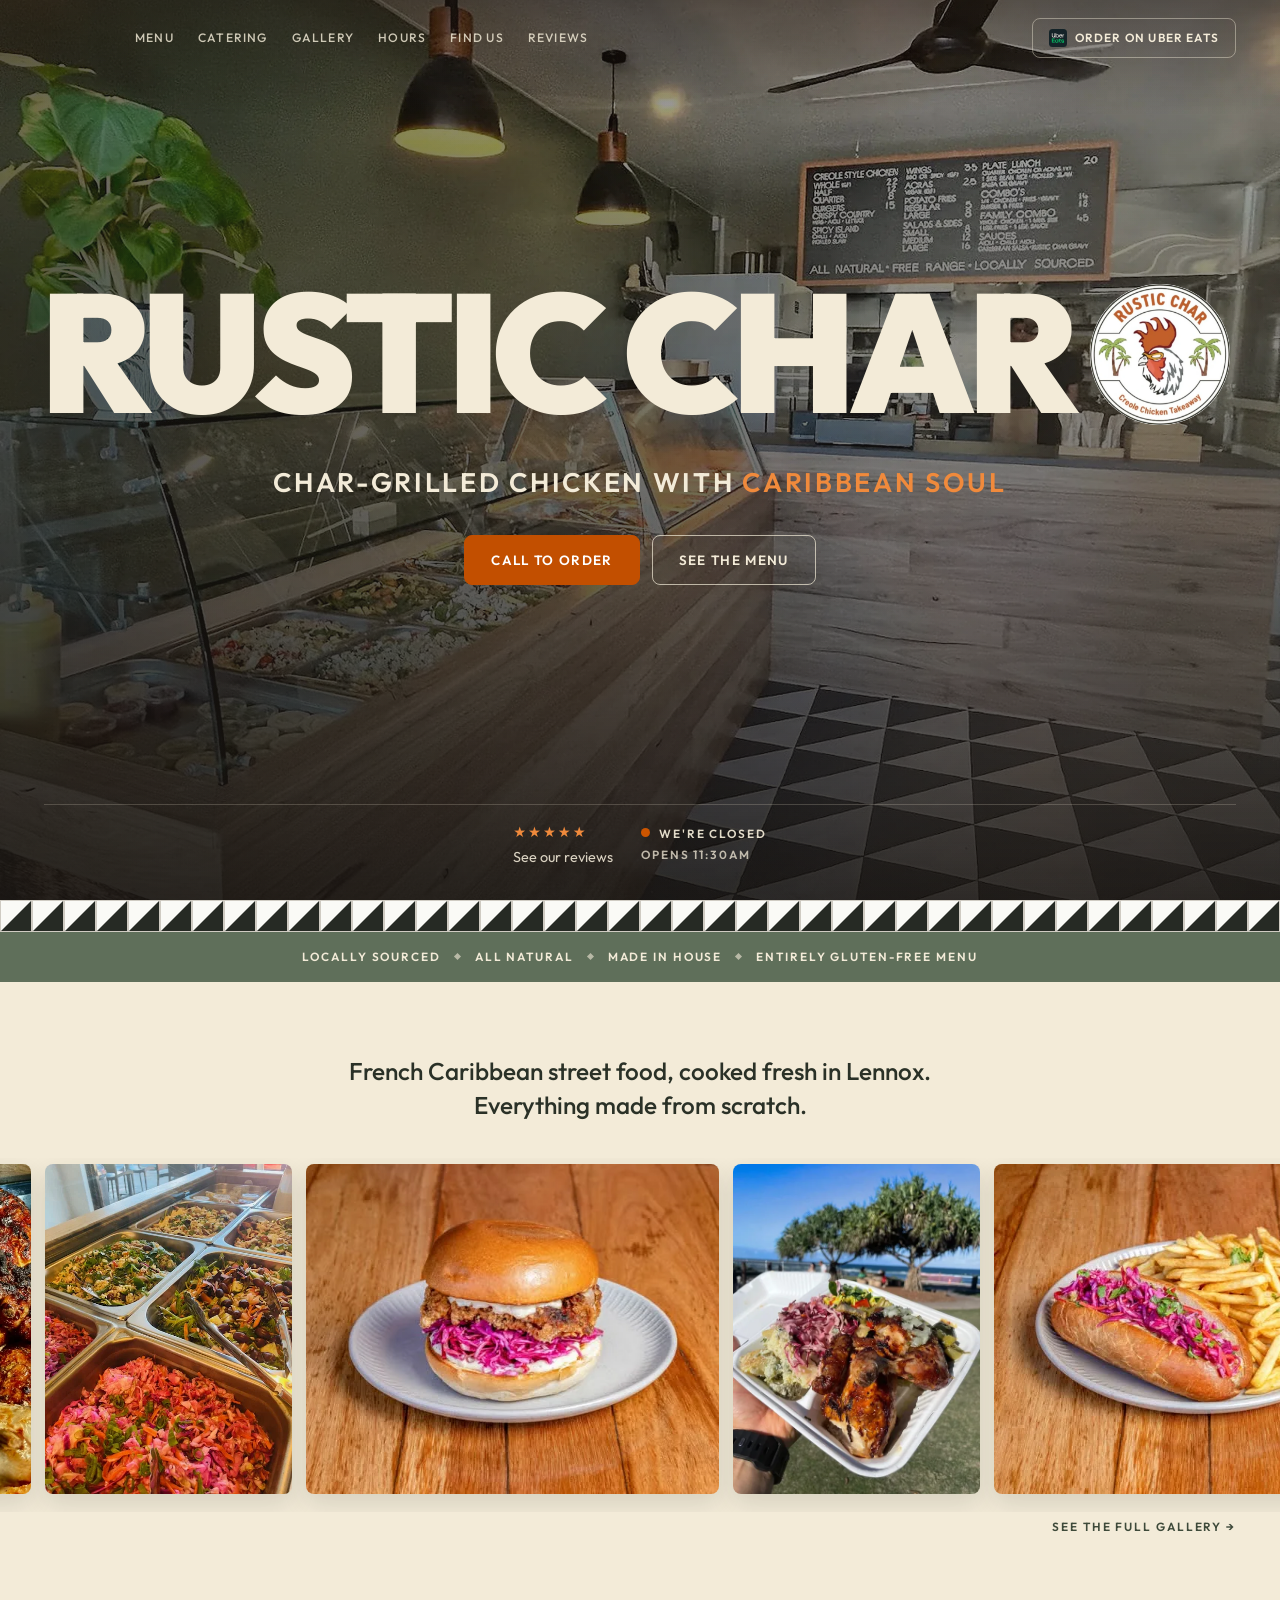
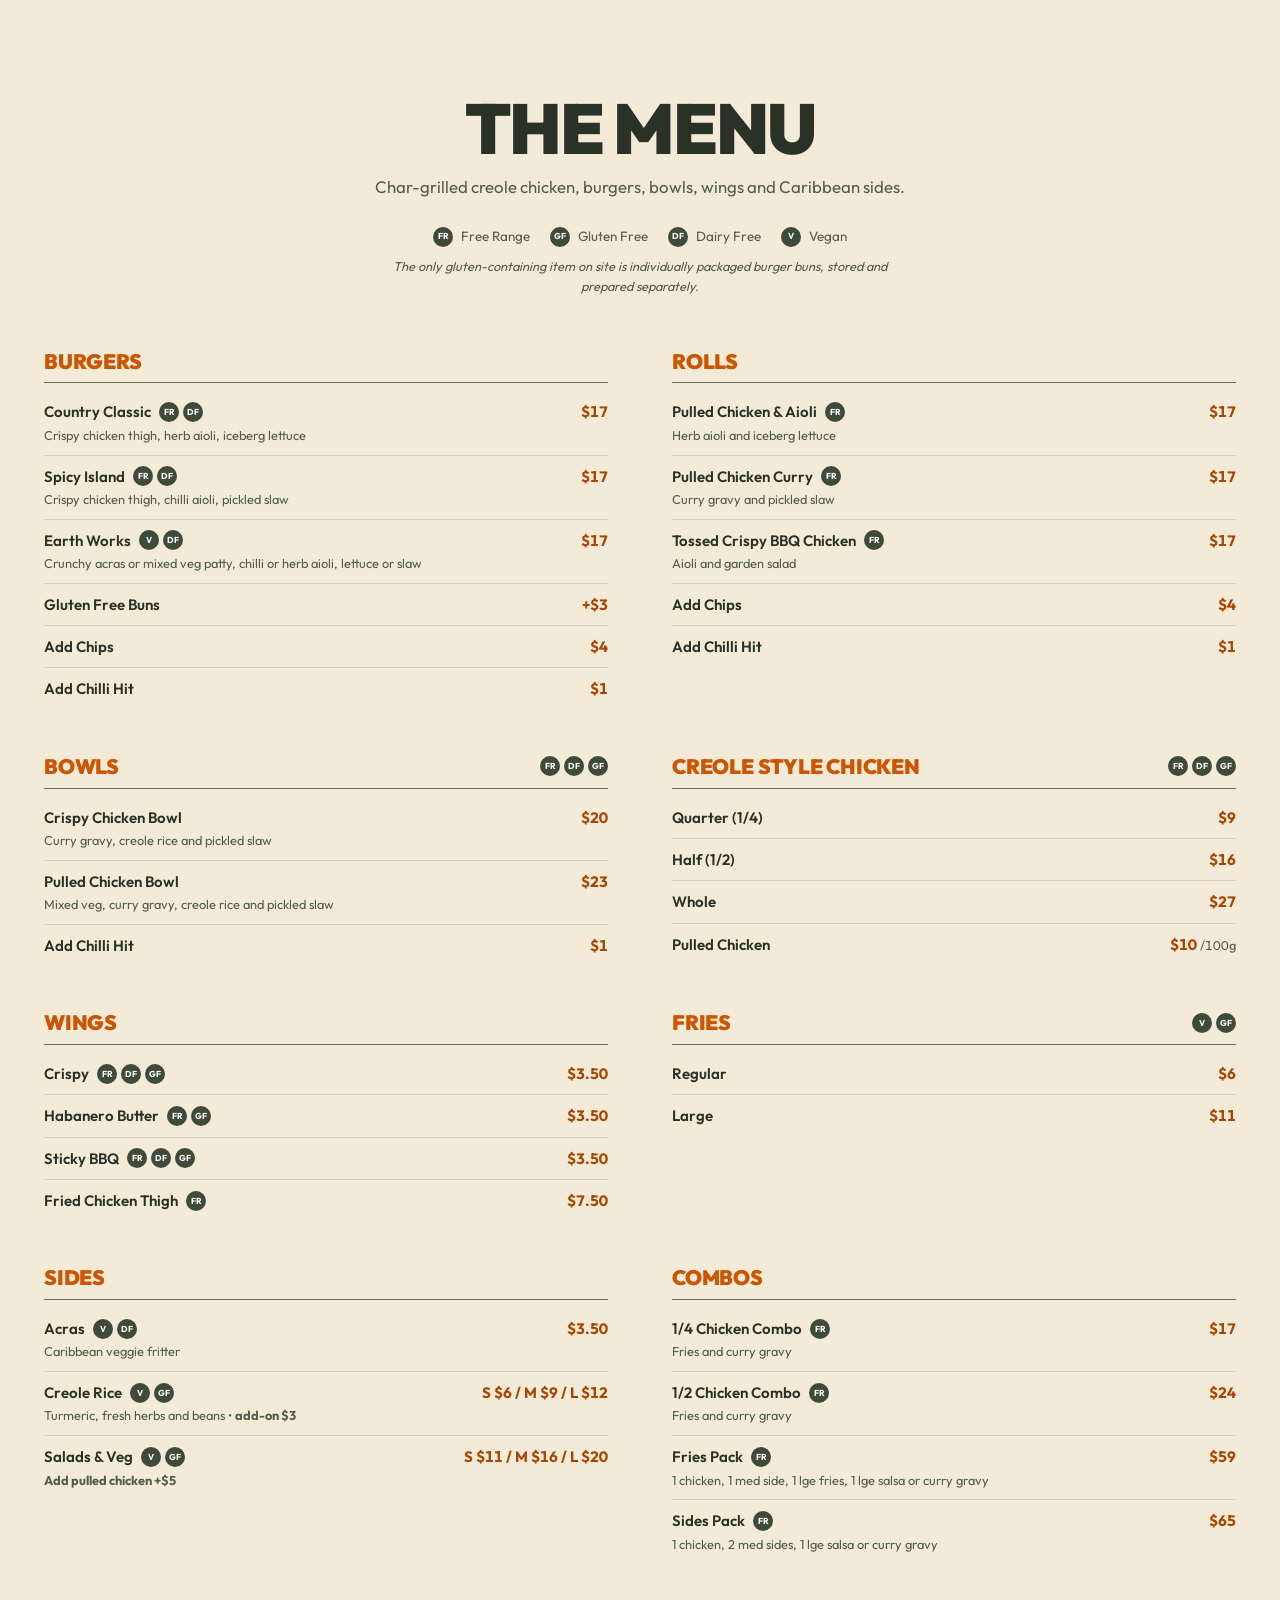
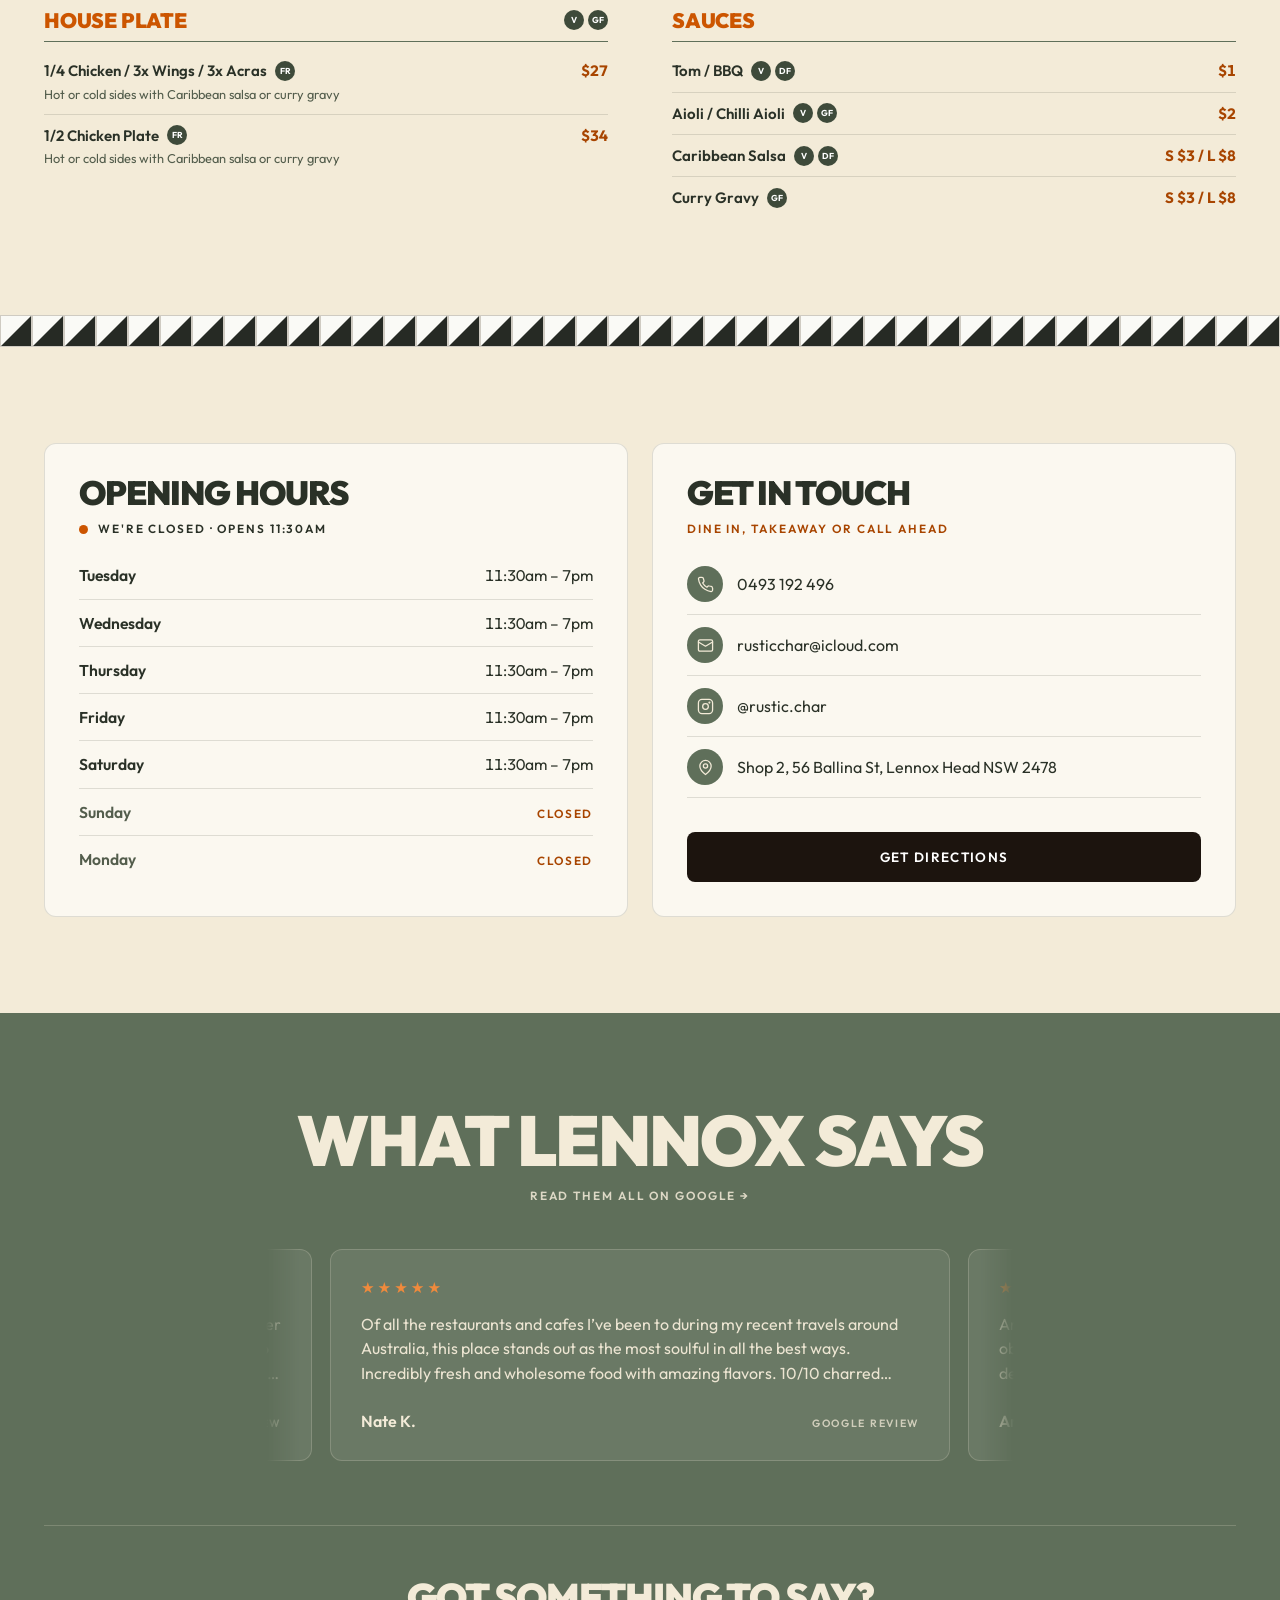
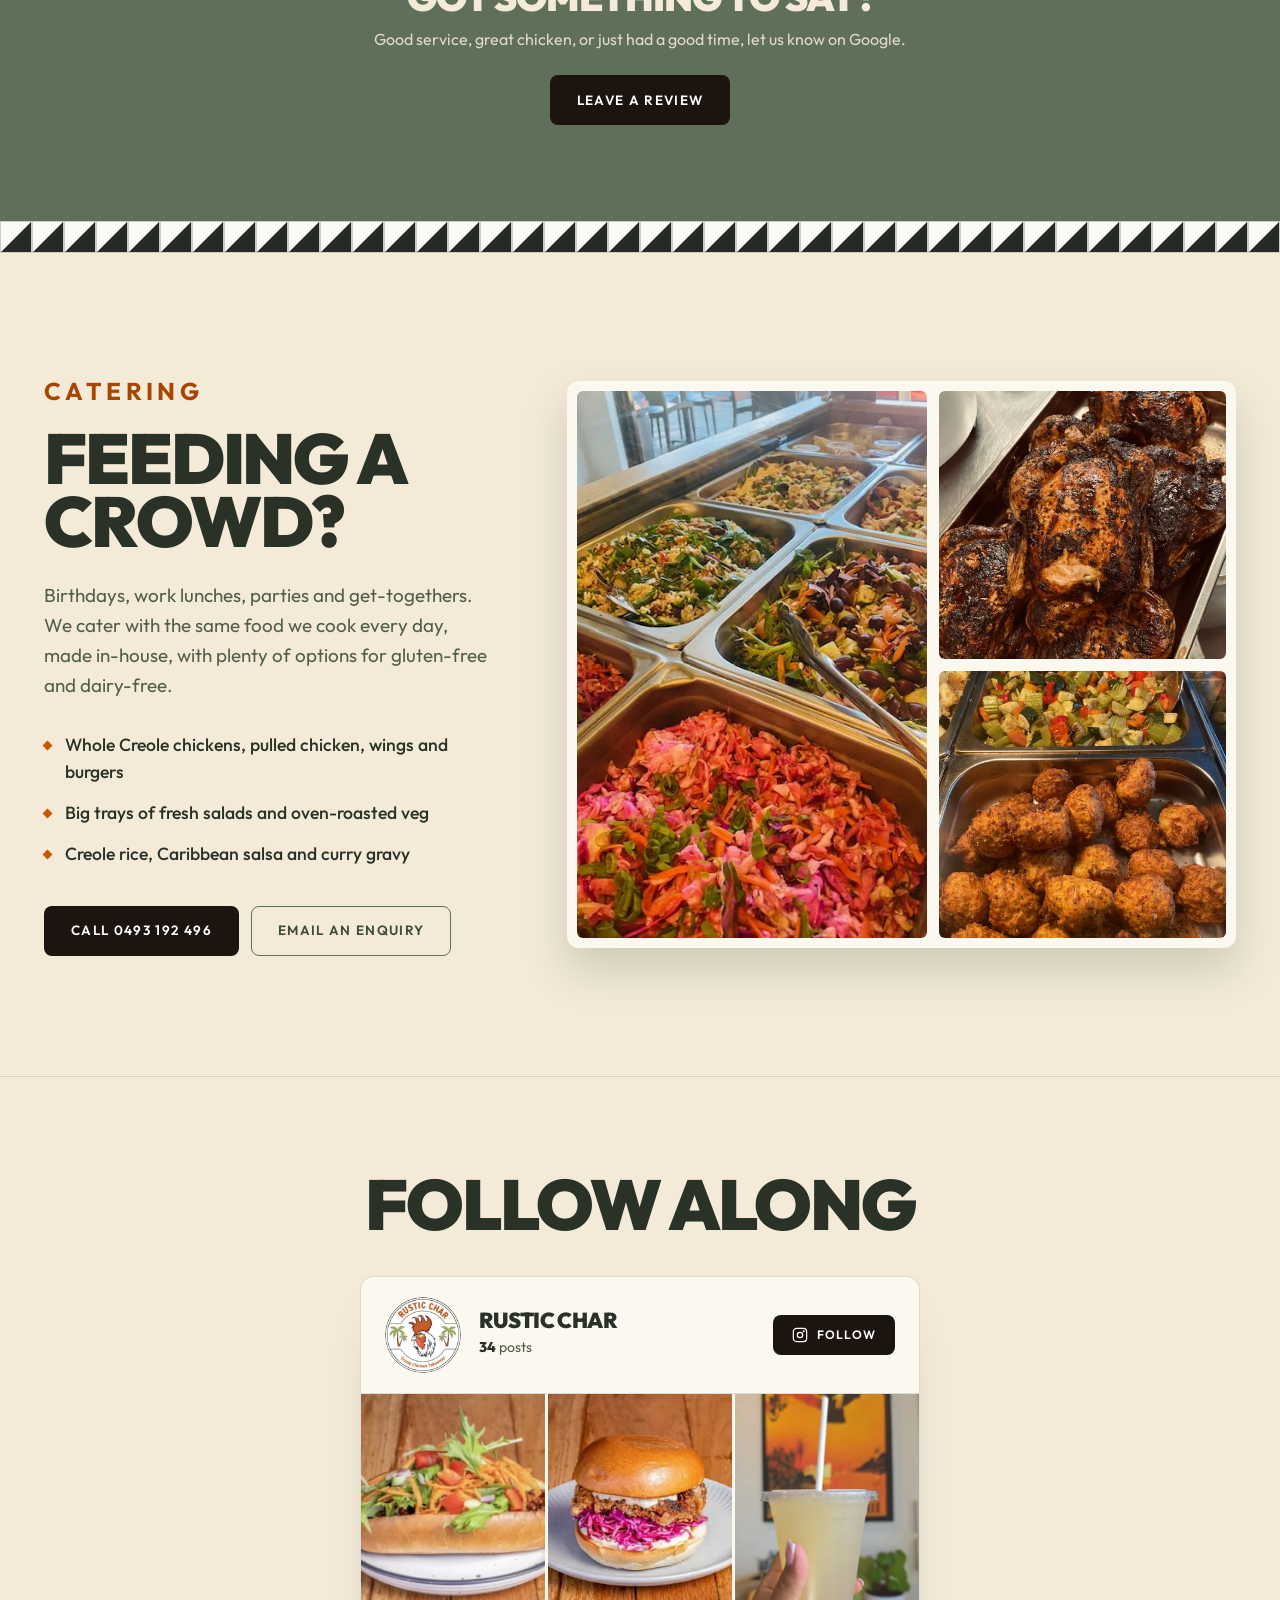
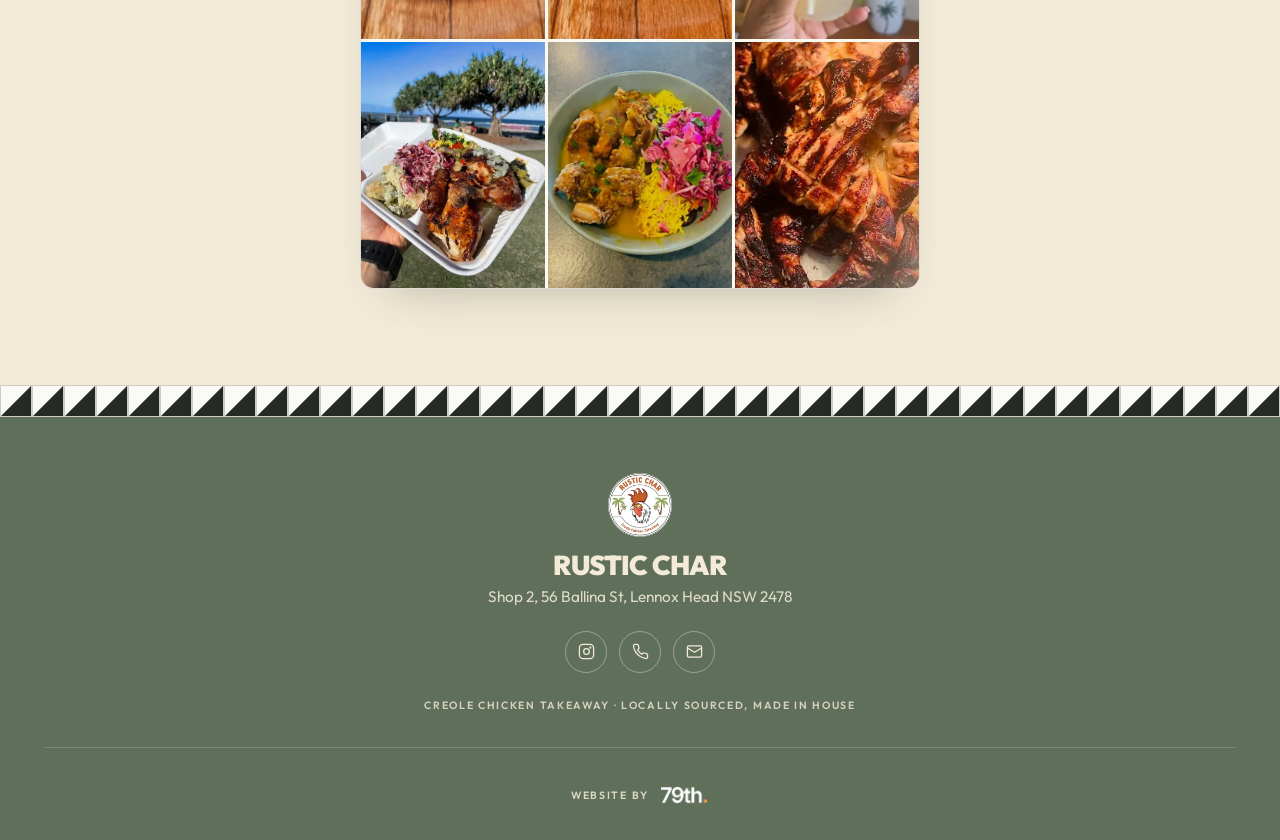
<file: index.html>
<!DOCTYPE html>
<html lang="en-AU">
<head>
<meta charset="UTF-8">
<meta name="viewport" content="width=device-width, initial-scale=1.0">
<title>Rustic Char | Creole Chicken Takeaway, Lennox Head</title>
<meta name="description" content="Char-grilled Creole chicken, burgers, rolls and bowls with Caribbean soul. Gluten-free menu, made from scratch at 56 Ballina St, Lennox Head. Open Tue–Sat.">
<link rel="canonical" href="https://rusticchar.com.au/">
<meta property="og:type" content="website">
<meta property="og:site_name" content="Rustic Char">
<meta property="og:url" content="https://rusticchar.com.au/">
<meta property="og:title" content="Rustic Char | Creole Chicken Takeaway, Lennox Head">
<meta property="og:description" content="Creole chicken rolls and burgers, char-grilled and made in house in Lennox Head.">
<meta property="og:image" content="https://rusticchar.com.au/assets/og-image.jpg?v=2">
<meta property="og:image:width" content="1200">
<meta property="og:image:height" content="630">
<meta property="og:image:alt" content="Rustic Char, Creole Chicken Takeaway logo">
<meta name="twitter:card" content="summary_large_image">
<link rel="preconnect" href="https://fonts.googleapis.com">
<link rel="preconnect" href="https://fonts.gstatic.com" crossorigin>
<link rel="stylesheet" href="https://fonts.googleapis.com/css2?family=Outfit:wght@400;500;600;700;900&display=swap">
<link rel="stylesheet" href="assets/site.css">
<link rel="icon" href="favicon.ico?v=2" sizes="any">
<link rel="icon" type="image/png" href="assets/favicon-32.png?v=2" sizes="32x32">
<link rel="apple-touch-icon" href="assets/favicon-180.png?v=2">
<link rel="preload" as="image" href="assets/hero.webp" fetchpriority="high">
</head>
<body class="has-hero">

<header class="at-hero">
  <nav>
    <a class="nav-logo" href="#top" aria-label="Rustic Char home"><img src="assets/logo-badge.webp" alt="" width="225" height="225" decoding="async"></a>
    <div class="nav-links" id="navLinks">
      <a href="#menu">Menu</a>
      <a href="#catering">Catering</a>
      <a href="gallery.html">Gallery</a>
      <a href="#visit">Hours</a>
      <a href="#contact">Find Us</a>
      <a href="#reviews">Reviews</a>
      <div class="nav-extra">
        <a href="https://www.ubereats.com/au/store/rustic-char-lennox-head/xNy7I_s9UMS23CQCAHFG3Q?surfaceName=" target="_blank" rel="noopener" class="nav-extra-uber"><svg viewBox="0 0 160.37 160.37" xmlns="http://www.w3.org/2000/svg"><rect width="160.37" height="160.37" rx="31.59" fill="#142328"/><path d="M76.86 107.45a8.33 8.33 0 1 0-8.33 8.23 8.22 8.22 0 0 0 8.33-8.23M83.66 94v27h-6.93v-2.43a13.66 13.66 0 0 1-8.73 3.04 14.17 14.17 0 1 1 0-28.33 13.72 13.72 0 0 1 8.77 3.12V94Zm23 20.84h-5.21c-1.59 0-2.61-.69-2.61-2.12v-12.64h7.82V94h-7.79v-7.7h-7V94h-5.26v6.11h5.27v14.35c0 3.62 2.61 6.49 7.31 6.49h7.5Zm15.79 6.8c8 0 12.52-3.74 12.52-8.92 0-3.68-2.67-6.43-8.26-7.61l-5.91-1.19c-3.43-.62-4.51-1.25-4.51-2.49 0-1.63 1.65-2.63 4.7-2.63 3.3 0 5.72.88 6.42 3.87h6.93c-.39-5.61-4.52-9.36-12.91-9.36-7.24 0-12.33 2.94-12.33 8.61 0 3.93 2.8 6.49 8.84 7.74l6.61 1.5c2.6.5 3.3 1.18 3.3 2.24 0 1.69-2 2.75-5.15 2.75-4 0-6.29-.87-7.18-3.87h-7c1 5.62 5.28 9.36 13.92 9.36M25.38 84.43h26.13v6.23H32.44v8.93H51v6H32.44v9h19.07v6.24H25.38Z" fill="#06c167"/><path d="M134.37 52.81v-4.9h-1.86A7.28 7.28 0 0 0 126 51.4v-3.28h-5.31v26.59h5.36V59.59c0-4.12 2.55-6.78 6.06-6.78ZM95.81 59a8.42 8.42 0 0 1 16.52 0Zm8.39-11.4a13.8 13.8 0 0 0-13.92 13.81c0 7.93 6.27 13.87 14.4 13.87a14.26 14.26 0 0 0 11.68-5.68l-3.88-2.82a9.36 9.36 0 0 1-7.8 3.92 9 9 0 0 1-9-7.56h22v-1.73c0-7.92-5.73-13.81-13.54-13.81M73.56 70.7a9.23 9.23 0 1 1 9.29-9.23 9.25 9.25 0 0 1-9.29 9.23M59 74.71h5.31v-3.34a13.66 13.66 0 0 0 9.67 4 13.9 13.9 0 1 0 0-27.79 13.55 13.55 0 0 0-9.62 4V38.21H59Zm-18.9-4.28c5.15 0 9.13-3.91 9.13-9.69V38.21h5.58v36.5h-5.53v-3.39a13.54 13.54 0 0 1-9.82 4c-8 0-14.08-5.69-14.08-14.29V38.21H31v22.53c0 5.89 3.93 9.69 9.14 9.69" fill="#f6f0ea"/></svg><span><b>We're on Uber Eats</b><small>Order delivery to your door</small></span><span class="go" aria-hidden="true">&#8594;</span></a>
      </div>
    </div>
    <div class="nav-actions">
      <a href="tel:0493192496" class="nav-call">Call to Order</a>
      <a href="https://www.ubereats.com/au/store/rustic-char-lennox-head/xNy7I_s9UMS23CQCAHFG3Q?surfaceName=" target="_blank" rel="noopener" class="nav-uber"><svg viewBox="0 0 160.37 160.37" xmlns="http://www.w3.org/2000/svg"><rect width="160.37" height="160.37" rx="31.59" fill="#142328"/><path d="M76.86 107.45a8.33 8.33 0 1 0-8.33 8.23 8.22 8.22 0 0 0 8.33-8.23M83.66 94v27h-6.93v-2.43a13.66 13.66 0 0 1-8.73 3.04 14.17 14.17 0 1 1 0-28.33 13.72 13.72 0 0 1 8.77 3.12V94Zm23 20.84h-5.21c-1.59 0-2.61-.69-2.61-2.12v-12.64h7.82V94h-7.79v-7.7h-7V94h-5.26v6.11h5.27v14.35c0 3.62 2.61 6.49 7.31 6.49h7.5Zm15.79 6.8c8 0 12.52-3.74 12.52-8.92 0-3.68-2.67-6.43-8.26-7.61l-5.91-1.19c-3.43-.62-4.51-1.25-4.51-2.49 0-1.63 1.65-2.63 4.7-2.63 3.3 0 5.72.88 6.42 3.87h6.93c-.39-5.61-4.52-9.36-12.91-9.36-7.24 0-12.33 2.94-12.33 8.61 0 3.93 2.8 6.49 8.84 7.74l6.61 1.5c2.6.5 3.3 1.18 3.3 2.24 0 1.69-2 2.75-5.15 2.75-4 0-6.29-.87-7.18-3.87h-7c1 5.62 5.28 9.36 13.92 9.36M25.38 84.43h26.13v6.23H32.44v8.93H51v6H32.44v9h19.07v6.24H25.38Z" fill="#06c167"/><path d="M134.37 52.81v-4.9h-1.86A7.28 7.28 0 0 0 126 51.4v-3.28h-5.31v26.59h5.36V59.59c0-4.12 2.55-6.78 6.06-6.78ZM95.81 59a8.42 8.42 0 0 1 16.52 0Zm8.39-11.4a13.8 13.8 0 0 0-13.92 13.81c0 7.93 6.27 13.87 14.4 13.87a14.26 14.26 0 0 0 11.68-5.68l-3.88-2.82a9.36 9.36 0 0 1-7.8 3.92 9 9 0 0 1-9-7.56h22v-1.73c0-7.92-5.73-13.81-13.54-13.81M73.56 70.7a9.23 9.23 0 1 1 9.29-9.23 9.25 9.25 0 0 1-9.29 9.23M59 74.71h5.31v-3.34a13.66 13.66 0 0 0 9.67 4 13.9 13.9 0 1 0 0-27.79 13.55 13.55 0 0 0-9.62 4V38.21H59Zm-18.9-4.28c5.15 0 9.13-3.91 9.13-9.69V38.21h5.58v36.5h-5.53v-3.39a13.54 13.54 0 0 1-9.82 4c-8 0-14.08-5.69-14.08-14.29V38.21H31v22.53c0 5.89 3.93 9.69 9.14 9.69" fill="#f6f0ea"/></svg><span class="txt">Order on Uber Eats</span></a>
      <button type="button" class="nav-toggle" id="navToggle" aria-expanded="false" aria-controls="navLinks" aria-label="Open menu"><span></span><span></span></button>
    </div>
  </nav>
</header>
<div class="nav-scrim" id="navScrim"></div>

<section class="hero" id="top">
  <img class="hero-img" src="assets/hero.webp" alt="Inside Rustic Char, the counter and menu board" width="2560" height="1920" decoding="async" fetchpriority="high">
  <div class="hero-shade"></div>
  <div class="hero-inner">
    <div class="wordmark" role="img" aria-label="Rustic Char"><span class="wm-text"><span>Rustic</span> <span>Char</span></span><img class="wm-mark" src="assets/logo-badge.webp" alt="" width="480" height="480" decoding="async"></div>
    <div class="hero-row">
        <h1>Char-grilled chicken with <em>Caribbean soul</em></h1>
    </div>
    <div class="hero-cta">
      <a href="tel:0493192496" class="btn btn-fill">Call to Order</a>
      <a href="#menu" class="btn btn-out">See the Menu</a>
    </div>
    <div class="hero-meta">
      <a href="https://www.google.com/maps/search/?api=1&amp;query=Rustic+Char+56+Ballina+St+Lennox+Head+NSW+2478&amp;query_place_id=ChIJi2Coteh_kGsRAD4T0DSPsbg" target="_blank" rel="noopener" class="hero-rating"><span class="stars" aria-hidden="true">&#9733;&#9733;&#9733;&#9733;&#9733;</span><span class="u-link">See our reviews</span></a>
      <div class="open-status label" data-open-status><span class="os-text"><span>Open Tue&ndash;Sat</span><span class="os-sep"> &middot; </span><span class="os-b">11:30am&ndash;7pm</span></span></div>
    </div>
  </div>
</section>

<div class="below">

<div class="tiles" aria-hidden="true"></div>
<div class="band label">
  <span>Locally Sourced</span><span>All Natural</span><span>Made In House</span><span>Entirely Gluten-Free Menu</span>
</div>

<section class="reel" aria-label="A look inside Rustic Char">
  <p class="reel-intro">French Caribbean street food, cooked fresh in Lennox. <span>Everything made from scratch.</span></p>
  <div class="reel-track" id="reelTrack">
      <a href="gallery.html"><img src="assets/gallery/chicken-charred.webp" alt="Creole chicken" width="480" height="640" decoding="async" loading="lazy"></a>
      <a href="gallery.html"><img src="assets/gallery/counter-salads.webp" alt="Selection of salads" width="480" height="640" decoding="async" loading="lazy"></a>
      <a href="gallery.html"><img src="assets/gallery/burger-spicy-island.webp" alt="Spicy Island burger" width="550" height="440" decoding="async" loading="lazy"></a>
      <a href="gallery.html"><img src="assets/teaser-plate.webp" alt="Creole chicken and salads at the beach" width="525" height="700" decoding="async" loading="lazy"></a>
      <a href="gallery.html"><img src="assets/gallery/roll-curry-fries.webp" alt="Pulled chicken curry roll with fries" width="550" height="440" decoding="async" loading="lazy"></a>
      <a href="gallery.html"><img src="assets/gallery/curry-bowl.webp" alt="Curry bowl" width="480" height="640" decoding="async" loading="lazy"></a>
      <a href="gallery.html"><img src="assets/gallery/plate-full.webp" alt="House plate" width="480" height="640" decoding="async" loading="lazy"></a>
      <a href="gallery.html"><img src="assets/gallery/ig-kid-burger.webp" alt="A young customer with a burger" width="480" height="640" decoding="async" loading="lazy"></a>
      <a href="gallery.html"><img src="assets/gallery/burger-country-classic.webp" alt="Country Classic burger" width="550" height="440" decoding="async" loading="lazy"></a>
      <a href="gallery.html"><img src="assets/gallery/acras-and-veg.webp" alt="Acras and roast veg" width="480" height="640" decoding="async" loading="lazy"></a>
      <a href="gallery.html"><img src="assets/teaser-shop.webp" alt="House lemonade" width="394" height="700" decoding="async" loading="lazy"></a>
      <a href="gallery.html"><img src="assets/gallery/roast-veg.webp" alt="Roast veg" width="480" height="640" decoding="async" loading="lazy"></a>
      <a href="gallery.html"><img src="assets/gallery/burgers-and-fries.webp" alt="Burgers and fries" width="640" height="480" decoding="async" loading="lazy"></a>
  </div>
  <div class="wrap reel-foot">
    <a href="gallery.html" class="reel-link label u-link">See the full gallery &#8594;</a>
  </div>
</section>

<section class="menu" id="menu">
  <div class="wrap">
    <div class="menu-head">
      <h2 class="sign">The Menu</h2>
      <p>Char-grilled creole chicken, burgers, bowls, wings and Caribbean sides.</p>
    </div>
    <div class="menu-key">
      <span><b class="badge">FR</b> Free Range</span>
      <span><b class="badge">GF</b> Gluten Free</span>
      <span><b class="badge">DF</b> Dairy Free</span>
      <span><b class="badge">V</b> Vegan</span>
    </div>
    <p class="menu-note">The only gluten-containing item on site is individually packaged burger buns, stored and prepared separately.</p>

    <div class="menu-grid">
      <div class="cat">
        <h3>Burgers</h3>
        <div class="item"><div><div class="item-name">Country Classic <span class="item-tags"><b class="badge">FR</b><b class="badge">DF</b></span></div><div class="item-desc">Crispy chicken thigh, herb aioli, iceberg lettuce</div></div><div class="item-price">$17</div></div>
        <div class="item"><div><div class="item-name">Spicy Island <span class="item-tags"><b class="badge">FR</b><b class="badge">DF</b></span></div><div class="item-desc">Crispy chicken thigh, chilli aioli, pickled slaw</div></div><div class="item-price">$17</div></div>
        <div class="item"><div><div class="item-name">Earth Works <span class="item-tags"><b class="badge">V</b><b class="badge">DF</b></span></div><div class="item-desc">Crunchy acras or mixed veg patty, chilli or herb aioli, lettuce or slaw</div></div><div class="item-price">$17</div></div>
        <div class="item"><div><div class="item-name">Gluten Free Buns</div></div><div class="item-price">+$3</div></div>
        <div class="item"><div><div class="item-name">Add Chips</div></div><div class="item-price">$4</div></div>
        <div class="item"><div><div class="item-name">Add Chilli Hit</div></div><div class="item-price">$1</div></div>
      </div>

      <div class="cat">
        <h3>Rolls</h3>
        <div class="item"><div><div class="item-name">Pulled Chicken &amp; Aioli <span class="item-tags"><b class="badge">FR</b></span></div><div class="item-desc">Herb aioli and iceberg lettuce</div></div><div class="item-price">$17</div></div>
        <div class="item"><div><div class="item-name">Pulled Chicken Curry <span class="item-tags"><b class="badge">FR</b></span></div><div class="item-desc">Curry gravy and pickled slaw</div></div><div class="item-price">$17</div></div>
        <div class="item"><div><div class="item-name">Tossed Crispy BBQ Chicken <span class="item-tags"><b class="badge">FR</b></span></div><div class="item-desc">Aioli and garden salad</div></div><div class="item-price">$17</div></div>
        <div class="item"><div><div class="item-name">Add Chips</div></div><div class="item-price">$4</div></div>
        <div class="item"><div><div class="item-name">Add Chilli Hit</div></div><div class="item-price">$1</div></div>
      </div>

      <div class="cat">
        <h3>Bowls <span class="all"><b class="badge">FR</b> <b class="badge">DF</b> <b class="badge">GF</b></span></h3>
        <div class="item"><div><div class="item-name">Crispy Chicken Bowl</div><div class="item-desc">Curry gravy, creole rice and pickled slaw</div></div><div class="item-price">$20</div></div>
        <div class="item"><div><div class="item-name">Pulled Chicken Bowl</div><div class="item-desc">Mixed veg, curry gravy, creole rice and pickled slaw</div></div><div class="item-price">$23</div></div>
        <div class="item"><div><div class="item-name">Add Chilli Hit</div></div><div class="item-price">$1</div></div>
      </div>

      <div class="cat">
        <h3>Creole Style Chicken <span class="all"><b class="badge">FR</b> <b class="badge">DF</b> <b class="badge">GF</b></span></h3>
        <div class="item"><div><div class="item-name">Quarter (1/4)</div></div><div class="item-price">$9</div></div>
        <div class="item"><div><div class="item-name">Half (1/2)</div></div><div class="item-price">$16</div></div>
        <div class="item"><div><div class="item-name">Whole</div></div><div class="item-price">$27</div></div>
        <div class="item"><div><div class="item-name">Pulled Chicken</div></div><div class="item-price">$10 <span class="sub">/100g</span></div></div>
      </div>

      <div class="cat">
        <h3>Wings</h3>
        <div class="item"><div><div class="item-name">Crispy <span class="item-tags"><b class="badge">FR</b><b class="badge">DF</b><b class="badge">GF</b></span></div></div><div class="item-price">$3.50</div></div>
        <div class="item"><div><div class="item-name">Habanero Butter <span class="item-tags"><b class="badge">FR</b><b class="badge">GF</b></span></div></div><div class="item-price">$3.50</div></div>
        <div class="item"><div><div class="item-name">Sticky BBQ <span class="item-tags"><b class="badge">FR</b><b class="badge">DF</b><b class="badge">GF</b></span></div></div><div class="item-price">$3.50</div></div>
        <div class="item"><div><div class="item-name">Fried Chicken Thigh <span class="item-tags"><b class="badge">FR</b></span></div></div><div class="item-price">$7.50</div></div>
      </div>

      <div class="cat">
        <h3>Fries <span class="all"><b class="badge">V</b> <b class="badge">GF</b></span></h3>
        <div class="item"><div><div class="item-name">Regular</div></div><div class="item-price">$6</div></div>
        <div class="item"><div><div class="item-name">Large</div></div><div class="item-price">$11</div></div>
      </div>

      <div class="cat">
        <h3>Sides</h3>
        <div class="item"><div><div class="item-name">Acras <span class="item-tags"><b class="badge">V</b><b class="badge">DF</b></span></div><div class="item-desc">Caribbean veggie fritter</div></div><div class="item-price">$3.50</div></div>
        <div class="item"><div><div class="item-name">Creole Rice <span class="item-tags"><b class="badge">V</b><b class="badge">GF</b></span></div><div class="item-desc">Turmeric, fresh herbs and beans &bull; <b>add-on $3</b></div></div><div class="item-price">S $6 / M $9 / L $12</div></div>
        <div class="item"><div><div class="item-name">Salads &amp; Veg <span class="item-tags"><b class="badge">V</b><b class="badge">GF</b></span></div><div class="item-desc"><b>Add pulled chicken +$5</b></div></div><div class="item-price">S $11 / M $16 / L $20</div></div>
      </div>

      <div class="cat">
        <h3>Combos</h3>
        <div class="item"><div><div class="item-name">1/4 Chicken Combo <span class="item-tags"><b class="badge">FR</b></span></div><div class="item-desc">Fries and curry gravy</div></div><div class="item-price">$17</div></div>
        <div class="item"><div><div class="item-name">1/2 Chicken Combo <span class="item-tags"><b class="badge">FR</b></span></div><div class="item-desc">Fries and curry gravy</div></div><div class="item-price">$24</div></div>
        <div class="item"><div><div class="item-name">Fries Pack <span class="item-tags"><b class="badge">FR</b></span></div><div class="item-desc">1 chicken, 1 med side, 1 lge fries, 1 lge salsa or curry gravy</div></div><div class="item-price">$59</div></div>
        <div class="item"><div><div class="item-name">Sides Pack <span class="item-tags"><b class="badge">FR</b></span></div><div class="item-desc">1 chicken, 2 med sides, 1 lge salsa or curry gravy</div></div><div class="item-price">$65</div></div>
      </div>

      <div class="cat">
        <h3>House Plate <span class="all"><b class="badge">V</b> <b class="badge">GF</b></span></h3>
        <div class="item"><div><div class="item-name">1/4 Chicken / 3x Wings / 3x Acras <span class="item-tags"><b class="badge">FR</b></span></div><div class="item-desc">Hot or cold sides with Caribbean salsa or curry gravy</div></div><div class="item-price">$27</div></div>
        <div class="item"><div><div class="item-name">1/2 Chicken Plate <span class="item-tags"><b class="badge">FR</b></span></div><div class="item-desc">Hot or cold sides with Caribbean salsa or curry gravy</div></div><div class="item-price">$34</div></div>
      </div>

      <div class="cat">
        <h3>Sauces</h3>
        <div class="item"><div><div class="item-name">Tom / BBQ <span class="item-tags"><b class="badge">V</b><b class="badge">DF</b></span></div></div><div class="item-price">$1</div></div>
        <div class="item"><div><div class="item-name">Aioli / Chilli Aioli <span class="item-tags"><b class="badge">V</b><b class="badge">GF</b></span></div></div><div class="item-price">$2</div></div>
        <div class="item"><div><div class="item-name">Caribbean Salsa <span class="item-tags"><b class="badge">V</b><b class="badge">DF</b></span></div></div><div class="item-price">S $3 / L $8</div></div>
        <div class="item"><div><div class="item-name">Curry Gravy <span class="item-tags"><b class="badge">GF</b></span></div></div><div class="item-price">S $3 / L $8</div></div>
      </div>
    </div>
  </div>
</section>

<div class="tiles" aria-hidden="true"></div>
<section class="visit" id="visit">
  <div class="wrap visit-grid">
    <div class="card" id="hours-card">
      <h3 class="sign">Opening Hours</h3>
      <p class="open-status label" data-open-status><span class="os-text"><span>Open Tue&ndash;Sat</span><span class="os-sep"> &middot; </span><span class="os-b">11:30am&ndash;7pm</span></span></p>
      <div class="hrow"><span class="day">Tuesday</span><span class="time">11:30am &ndash; 7pm</span></div>
      <div class="hrow"><span class="day">Wednesday</span><span class="time">11:30am &ndash; 7pm</span></div>
      <div class="hrow"><span class="day">Thursday</span><span class="time">11:30am &ndash; 7pm</span></div>
      <div class="hrow"><span class="day">Friday</span><span class="time">11:30am &ndash; 7pm</span></div>
      <div class="hrow"><span class="day">Saturday</span><span class="time">11:30am &ndash; 7pm</span></div>
      <div class="hrow shut"><span class="day">Sunday</span><span class="time">Closed</span></div>
      <div class="hrow shut"><span class="day">Monday</span><span class="time">Closed</span></div>
    </div>

    <div class="card" id="contact">
      <h3 class="sign">Get In Touch</h3>
      <div class="note label">Dine in, takeaway or call ahead</div>
      <div class="crow"><span class="ic"><svg viewBox="0 0 24 24" fill="none" stroke="currentColor" stroke-width="1.8" stroke-linecap="round" stroke-linejoin="round" aria-hidden="true"><path d="M22 16.9v3a2 2 0 0 1-2.2 2 19.8 19.8 0 0 1-8.6-3.1 19.5 19.5 0 0 1-6-6A19.8 19.8 0 0 1 2.1 4.2 2 2 0 0 1 4.1 2h3a2 2 0 0 1 2 1.7c.1.9.4 1.8.7 2.7a2 2 0 0 1-.5 2.1L8 9.8a16 16 0 0 0 6 6l1.3-1.3a2 2 0 0 1 2.1-.4c.9.3 1.8.6 2.7.7a2 2 0 0 1 1.7 2z"/></svg></span><a href="tel:0493192496">0493 192 496</a></div>
      <div class="crow"><span class="ic"><svg viewBox="0 0 24 24" fill="none" stroke="currentColor" stroke-width="1.8" stroke-linecap="round" stroke-linejoin="round" aria-hidden="true"><rect x="2" y="4" width="20" height="16" rx="2"/><path d="m22 7-10 6L2 7"/></svg></span><a href="mailto:rusticchar@icloud.com">rusticchar@icloud.com</a></div>
      <div class="crow"><span class="ic"><svg viewBox="0 0 24 24" fill="none" stroke="currentColor" stroke-width="1.8" stroke-linecap="round" stroke-linejoin="round" aria-hidden="true"><rect x="2" y="2" width="20" height="20" rx="5"/><circle cx="12" cy="12" r="4"/><circle cx="17.5" cy="6.5" r="0.6" fill="currentColor"/></svg></span><a href="https://www.instagram.com/rustic.char/" target="_blank" rel="noopener">@rustic.char</a></div>
      <div class="crow"><span class="ic"><svg viewBox="0 0 24 24" fill="none" stroke="currentColor" stroke-width="1.8" stroke-linecap="round" stroke-linejoin="round" aria-hidden="true"><path d="M20 10c0 6-8 12-8 12s-8-6-8-12a8 8 0 0 1 16 0z"/><circle cx="12" cy="10" r="3"/></svg></span><span>Shop 2, 56 Ballina St, <span style="white-space:nowrap">Lennox Head NSW 2478</span></span></div>
      <div class="contact-cta">
        <a href="https://www.google.com/maps/dir/?api=1&amp;destination=56+Ballina+St+Lennox+Head+NSW+2478&amp;destination_place_id=ChIJi2Coteh_kGsRAD4T0DSPsbg" target="_blank" rel="noopener" class="btn btn-fill">Get Directions</a>
      </div>
    </div>
  </div>
</section>

<section class="reviews" id="reviews">
  <div class="wrap">
    <h2 class="sign">What Lennox Says</h2>
    <a href="https://www.google.com/maps/search/?api=1&amp;query=Rustic+Char+56+Ballina+St+Lennox+Head+NSW+2478&amp;query_place_id=ChIJi2Coteh_kGsRAD4T0DSPsbg" target="_blank" rel="noopener" class="sub label u-link">Read them all on Google &#8594;</a>
  </div>
  <div class="rev-stage" id="revStage" role="region" aria-label="Google reviews">
    <div class="rev-track" id="revTrack">
      <a class="rev" href="https://www.google.com/maps/search/?api=1&amp;query=Rustic+Char+56+Ballina+St+Lennox+Head+NSW+2478&amp;query_place_id=ChIJi2Coteh_kGsRAD4T0DSPsbg" target="_blank" rel="noopener" aria-label="Read heapskorean's review on Google"><div class="stars" aria-hidden="true">&#9733;&#9733;&#9733;&#9733;&#9733;</div><p>Wish I could give more than 5 stars! The food is amazing, the portions are super generous, and the service makes it even better. The guy who served us was so kind and friendly. My partner and I absolutely loved the chicken. Best place in Lennox 👍 We’ll definitely be back. Thanks guys. You guys made our day ❤️</p><div class="rev-foot"><span class="who">heapskorean</span><span class="meta label">Google review</span></div></a>
      <a class="rev" href="https://www.google.com/maps/search/?api=1&amp;query=Rustic+Char+56+Ballina+St+Lennox+Head+NSW+2478&amp;query_place_id=ChIJi2Coteh_kGsRAD4T0DSPsbg" target="_blank" rel="noopener" aria-label="Read Nate K.'s review on Google"><div class="stars" aria-hidden="true">&#9733;&#9733;&#9733;&#9733;&#9733;</div><p>Of all the restaurants and cafes I’ve been to during my recent travels around Australia, this place stands out as the most soulful in all the best ways. Incredibly fresh and wholesome food with amazing flavors. 10/10 charred chicken with their own twist on the spices and origin story. Perfect for surfers or anyone needing clean energy that doesn’t weigh you down and still tastes great. The staff are awesome. Gracious and easygoing. I found myself dropping by to say a hello even when I was just walking by from the beach and not ordering takeaway. Worth making a trip to Lennox Head just to stop back for another meal here.</p><div class="rev-foot"><span class="who">Nate K.</span><span class="meta label">Google review</span></div></a>
      <a class="rev" href="https://www.google.com/maps/search/?api=1&amp;query=Rustic+Char+56+Ballina+St+Lennox+Head+NSW+2478&amp;query_place_id=ChIJi2Coteh_kGsRAD4T0DSPsbg" target="_blank" rel="noopener" aria-label="Read Andrew J.'s review on Google"><div class="stars" aria-hidden="true">&#9733;&#9733;&#9733;&#9733;&#9733;</div><p>Amazing people behind this joint with a great backstory! Busy with the locals so obviously they know what they’re doing, on top of that the food itself is delicious and top quality. Chicken was perfectly cooked and tender! Paired great with the rice which was full of flavour and the caribbean salsa is amazing</p><div class="rev-foot"><span class="who">Andrew J.</span><span class="meta label">Google review</span></div></a>
      <a class="rev" href="https://www.google.com/maps/search/?api=1&amp;query=Rustic+Char+56+Ballina+St+Lennox+Head+NSW+2478&amp;query_place_id=ChIJi2Coteh_kGsRAD4T0DSPsbg" target="_blank" rel="noopener" aria-label="Read Helen R.'s review on Google"><div class="stars" aria-hidden="true">&#9733;&#9733;&#9733;&#9733;&#9733;</div><p>Fabulous lunch place. New, spotlessly clean and lovely staff. We shared the shredded chicken roll wit aoli and it was so tasty. Often things like that can be very very bland. This was so yummy and we were given a side of chilli sauce too. It was very hot, but very good. Their fries are very very good too. Fluffy inside and crunchy outside. Lovely front of house girl. Highly recommend as value for money, with very generous serving, fresh and tasty.</p><div class="rev-foot"><span class="who">Helen R.</span><span class="meta label">Google review</span></div></a>
      <a class="rev" href="https://www.google.com/maps/search/?api=1&amp;query=Rustic+Char+56+Ballina+St+Lennox+Head+NSW+2478&amp;query_place_id=ChIJi2Coteh_kGsRAD4T0DSPsbg" target="_blank" rel="noopener" aria-label="Read Sarah M.'s review on Google"><div class="stars" aria-hidden="true">&#9733;&#9733;&#9733;&#9733;&#9733;</div><p>Can't believe I just discovered this totally GF place in Lennox. Absolutely delicious salads, roast veg and chicken.</p><div class="rev-foot"><span class="who">Sarah M.</span><span class="meta label">Google review</span></div></a>
      <a class="rev" href="https://www.google.com/maps/search/?api=1&amp;query=Rustic+Char+56+Ballina+St+Lennox+Head+NSW+2478&amp;query_place_id=ChIJi2Coteh_kGsRAD4T0DSPsbg" target="_blank" rel="noopener" aria-label="Read Mathew T.'s review on Google"><div class="stars" aria-hidden="true">&#9733;&#9733;&#9733;&#9733;&#9733;</div><p>What a great spot! Walked in and immediately greeting by a friendly guy who was happy to help us figure out the gluten situation. Great good, fantastic value, literally nothing to nick pick! If you're in town get down here for some delicious chicken and tasty salads!</p><div class="rev-foot"><span class="who">Mathew T.</span><span class="meta label">Google review</span></div></a>
      <a class="rev" href="https://www.google.com/maps/search/?api=1&amp;query=Rustic+Char+56+Ballina+St+Lennox+Head+NSW+2478&amp;query_place_id=ChIJi2Coteh_kGsRAD4T0DSPsbg" target="_blank" rel="noopener" aria-label="Read Lou's review on Google"><div class="stars" aria-hidden="true">&#9733;&#9733;&#9733;&#9733;&#9733;</div><p>The best place in Lennox, authentic and delicious food, the salads, vegetables, potatoes, and of course the chicken are amazing, you can see that the quality of the ingredients are very important to them, the service is perfect and very friendly, you can take your meals to go or on site, nice tables</p><div class="rev-foot"><span class="who">Lou</span><span class="meta label">Google review</span></div></a>
      <a class="rev" href="https://www.google.com/maps/search/?api=1&amp;query=Rustic+Char+56+Ballina+St+Lennox+Head+NSW+2478&amp;query_place_id=ChIJi2Coteh_kGsRAD4T0DSPsbg" target="_blank" rel="noopener" aria-label="Read Jackson S.'s review on Google"><div class="stars" aria-hidden="true">&#9733;&#9733;&#9733;&#9733;&#9733;</div><p>Best chicken I've had in ages. Affordable price, speedy service, generous portions.</p><div class="rev-foot"><span class="who">Jackson S.</span><span class="meta label">Google review</span></div></a>
      <a class="rev" href="https://www.google.com/maps/search/?api=1&amp;query=Rustic+Char+56+Ballina+St+Lennox+Head+NSW+2478&amp;query_place_id=ChIJi2Coteh_kGsRAD4T0DSPsbg" target="_blank" rel="noopener" aria-label="Read Mi Casa's review on Google"><div class="stars" aria-hidden="true">&#9733;&#9733;&#9733;&#9733;&#9733;</div><p>Could smell this place all the way down the main street so I thought I'd check it out. Yum, great options &amp; loved the potato salad. Friendly staff, served fast!</p><div class="rev-foot"><span class="who">Mi Casa</span><span class="meta label">Google review</span></div></a>
    </div>
  </div>
  <div class="wrap">
    <div class="write-review">
      <h3 class="sign">Got Something To Say?</h3>
      <p>Good service, great chicken, or just had a good time, let us know on Google.</p>
      <a href="https://search.google.com/local/writereview?placeid=ChIJi2Coteh_kGsRAD4T0DSPsbg" target="_blank" rel="noopener" class="btn btn-fill">Leave a Review</a>
    </div>
  </div>
</section>

<div class="tiles" aria-hidden="true"></div>
<section class="catering" id="catering">
  <div class="wrap catering-grid">
    <div>
      <span class="label">Catering</span>
      <h2 class="sign">Feeding a crowd?</h2>
      <p>Birthdays, work lunches, parties and get-togethers. We cater with the same food we cook every day, made in-house, with plenty of options for gluten-free and dairy-free.</p>
      <ul class="catering-list">
        <li>Whole Creole chickens, pulled chicken, wings and burgers</li>
        <li>Big trays of fresh salads and oven-roasted veg</li>
        <li>Creole rice, Caribbean salsa and curry gravy</li>
      </ul>
      <div class="catering-cta">
        <a href="tel:0493192496" class="btn btn-fill">Call 0493 192 496</a>
        <a href="mailto:rusticchar@icloud.com?subject=Catering%20enquiry" class="btn btn-line">Email an Enquiry</a>
      </div>
    </div>
    <div class="catering-art">
      <div class="catering-photos">
        <img class="tall" src="assets/gallery/counter-salads.webp" alt="Trays of fresh salads on the counter" width="480" height="640" decoding="async" loading="lazy">
        <img src="assets/gallery/chicken-tray.webp" alt="A tray of Creole roast chickens" width="480" height="640" decoding="async" loading="lazy">
        <img src="assets/gallery/acras-and-veg.webp" alt="Acras and roast veg" width="480" height="640" decoding="async" loading="lazy">
      </div>
    </div>
  </div>
</section>

<section class="igfeed">
  <div class="wrap">
    <div class="igfeed-head">
      <h2 class="sign">Follow Along</h2>
    </div>
    <div class="igcard">
      <div class="igprof">
        <a class="igprof-ava" href="https://www.instagram.com/rustic.char/" target="_blank" rel="noopener" aria-label="Rustic Char on Instagram"><img src="assets/logo-badge.webp" alt="" width="225" height="225" decoding="async" loading="lazy"></a>
        <div class="igprof-info">
          <div class="igprof-name sign">Rustic Char</div>
          <ul class="igprof-stats">
            <li><b>34</b> posts</li>
          </ul>
        </div>
        <a class="btn btn-fill igprof-btn" href="https://www.instagram.com/rustic.char/" target="_blank" rel="noopener"><svg viewBox="0 0 24 24" fill="none" stroke="currentColor" stroke-width="1.8" stroke-linecap="round" stroke-linejoin="round" aria-hidden="true"><rect x="2" y="2" width="20" height="20" rx="5"/><circle cx="12" cy="12" r="4"/><circle cx="17.5" cy="6.5" r="0.6" fill="currentColor"/></svg>Follow</a>
      </div>
      <div class="igfeed-grid">
        <a href="https://www.instagram.com/rustic.char/" target="_blank" rel="noopener"><img src="assets/gallery/ig-roll-salad.webp" alt="A crispy chicken roll piled with salad" width="381" height="508" decoding="async" loading="lazy"></a>
        <a href="https://www.instagram.com/rustic.char/" target="_blank" rel="noopener"><img src="assets/gallery/ig-burger.webp" alt="The Country Classic burger with pickled slaw" width="480" height="640" decoding="async" loading="lazy"></a>
        <a href="https://www.instagram.com/rustic.char/" target="_blank" rel="noopener"><img src="assets/teaser-shop.webp" alt="A cup of fresh lemonade in the shop" width="394" height="700" decoding="async" loading="lazy"></a>
        <a href="https://www.instagram.com/rustic.char/" target="_blank" rel="noopener"><img src="assets/teaser-plate.webp" alt="A Creole chicken plate by the beach" width="525" height="700" decoding="async" loading="lazy"></a>
        <a href="https://www.instagram.com/rustic.char/" target="_blank" rel="noopener"><img src="assets/gallery/ig-curry-bowl.webp" alt="Crispy chicken bowl" width="476" height="642" decoding="async" loading="lazy"></a>
        <a href="https://www.instagram.com/rustic.char/" target="_blank" rel="noopener"><img src="assets/gallery/ig-char-chicken.webp" alt="Char-grilled Creole chicken" width="480" height="642" decoding="async" loading="lazy"></a>
      </div>
    </div>
  </div>
</section>

<footer>
  <div class="tiles" aria-hidden="true"></div>
  <div class="wrap inner">
    <img class="flogo" src="assets/logo-badge.webp" alt="Rustic Char" width="225" height="225" decoding="async" loading="lazy">
    <div class="ftag sign">Rustic Char</div>
    <div class="faddr">Shop 2, 56 Ballina St, <span style="white-space:nowrap">Lennox Head NSW 2478</span></div>
    <div class="fsoc">
      <a href="https://www.instagram.com/rustic.char/" target="_blank" rel="noopener" aria-label="Instagram"><svg viewBox="0 0 24 24" fill="none" stroke="currentColor" stroke-width="1.8" stroke-linecap="round" stroke-linejoin="round" aria-hidden="true"><rect x="2" y="2" width="20" height="20" rx="5"/><circle cx="12" cy="12" r="4"/><circle cx="17.5" cy="6.5" r="0.6" fill="currentColor"/></svg></a>
      <a href="tel:0493192496" aria-label="Call"><svg viewBox="0 0 24 24" fill="none" stroke="currentColor" stroke-width="1.8" stroke-linecap="round" stroke-linejoin="round" aria-hidden="true"><path d="M22 16.9v3a2 2 0 0 1-2.2 2 19.8 19.8 0 0 1-8.6-3.1 19.5 19.5 0 0 1-6-6A19.8 19.8 0 0 1 2.1 4.2 2 2 0 0 1 4.1 2h3a2 2 0 0 1 2 1.7c.1.9.4 1.8.7 2.7a2 2 0 0 1-.5 2.1L8 9.8a16 16 0 0 0 6 6l1.3-1.3a2 2 0 0 1 2.1-.4c.9.3 1.8.6 2.7.7a2 2 0 0 1 1.7 2z"/></svg></a>
      <a href="mailto:rusticchar@icloud.com" aria-label="Email"><svg viewBox="0 0 24 24" fill="none" stroke="currentColor" stroke-width="1.8" stroke-linecap="round" stroke-linejoin="round" aria-hidden="true"><rect x="2" y="4" width="20" height="16" rx="2"/><path d="m22 7-10 6L2 7"/></svg></a>
    </div>
    <div class="fine label">Creole Chicken Takeaway &middot; Locally sourced, made in house</div>
    <div class="foot-fine">
      <a href="https://79th.au" target="_blank" rel="noopener" class="credit label">Website by <img src="assets/79th-logo-light.png" alt="79th" width="405" height="162" decoding="async" loading="lazy"></a>
    </div>
  </div>
</footer>
<script src="assets/site.js"></script>

</div>

<script type="application/ld+json">
{
  "@context":"https://schema.org",
  "@type":"Restaurant",
  "@id":"https://rusticchar.com.au/#restaurant",
  "name":"Rustic Char",
  "description":"French Caribbean street food in Lennox Head: char-grilled Creole chicken, burgers, rolls, bowls, wings and Caribbean sides, made from scratch. Gluten-free menu.",
  "url":"https://rusticchar.com.au/",
  "logo":"https://rusticchar.com.au/assets/logo-badge.webp",
  "image":["https://rusticchar.com.au/assets/hero.webp","https://rusticchar.com.au/assets/og-image.jpg"],
  "telephone":"+61493192496",
  "email":"rusticchar@icloud.com",
  "servesCuisine":["Creole","Caribbean","Chicken"],
  "priceRange":"$$",
  "menu":"https://rusticchar.com.au/#menu",
  "address":{
    "@type":"PostalAddress",
    "streetAddress":"Shop 2, 56 Ballina St",
    "addressLocality":"Lennox Head",
    "addressRegion":"NSW",
    "postalCode":"2478",
    "addressCountry":"AU"
  },
  "geo":{"@type":"GeoCoordinates","latitude":-28.796712,"longitude":153.592991},
  "hasMap":"https://maps.google.com/?cid=13308575830848519680",
  "openingHoursSpecification":[
    {"@type":"OpeningHoursSpecification","dayOfWeek":["Tuesday","Wednesday","Thursday","Friday","Saturday"],"opens":"11:30","closes":"19:00"}
  ],
  "sameAs":["https://www.instagram.com/rustic.char/","https://www.ubereats.com/au/store/rustic-char-lennox-head/xNy7I_s9UMS23CQCAHFG3Q"]
}
</script>
<script type="application/ld+json">
{
  "@context":"https://schema.org",
  "@type":"WebSite",
  "name":"Rustic Char",
  "alternateName":["Rustic Char Lennox Head","rusticchar.com.au"],
  "url":"https://rusticchar.com.au/",
  "publisher":{"@id":"https://rusticchar.com.au/#restaurant"}
}
</script>

</body>
</html>
</file>
<file: assets/site.css>
/* Rustic Char: one stylesheet for every page.
   Palette from the owner: olive green, burnt orange, and the black-and-white
   triangle tiles from the shop floor. No black: olive is the frame, orange means
   "order / call", the tiles are the one playful detail. One typeface: Outfit. */

:root{
  --olive:#5F6F5A;        /* owner's olive: header, band, reviews, footer */
  --olive-deep:#4B5946;   /* hover / pressed olive */
  --olive-ink:#3E4A3A;    /* olive text on light backgrounds */
  --black:#1C140E;        /* warm black: Call to Order buttons */
  --black-soft:#3A2D23;
  --orange:#CC5500;       /* owner's burnt orange: big type, rules, stars */
  --orange-btn:#C24F00;   /* button fill (white text passes contrast) */
  --orange-ink:#A84500;   /* small orange text on light backgrounds */
  --orange-bright:#F08A3C;/* orange on dark backgrounds: hero headline, stars */
  --paper:#F3EBD8;
  --paper-2:#F3EBD8;   /* one cream everywhere (user: the lighter one) */
  --card:#FBF8F0;
  --ink:#2A3127;          /* text: a very deep olive, not black */
  --ink-soft:#535D4C;
  --line:rgba(42,49,39,0.14);
  --line-light:rgba(243,235,216,0.2);
  --tile-dark:#262A24;
  --tile-light:#FAFAF6;

  --font:'Outfit', system-ui, -apple-system, sans-serif;
  --ease:cubic-bezier(.22,.8,.24,1);
  --radius:8px;
  --wrap:1240px;
  --bar:76px;

  /* one floor tile: white square, dark triangle, thin grout */
  --tile:url("data:image/svg+xml,%3Csvg xmlns='http://www.w3.org/2000/svg' width='32' height='32'%3E%3Crect width='32' height='32' fill='%23CFCBC2'/%3E%3Crect x='1' y='1' width='30' height='30' fill='%23FAFAF6'/%3E%3Cpath d='M1 31 31 1v30z' fill='%23262A24'/%3E%3C/svg%3E");
}

*{margin:0; padding:0; box-sizing:border-box;}
html{scroll-behavior:smooth; scroll-padding-top:calc(var(--bar) + 8px); -webkit-text-size-adjust:100%; -webkit-tap-highlight-color:transparent;}
body{background:var(--paper); color:var(--ink); font-family:var(--font); font-size:1rem; line-height:1.55; -webkit-font-smoothing:antialiased;}
a{color:inherit; text-decoration:none;}
img{max-width:100%;}
button{font:inherit;}
.wrap{max-width:var(--wrap); margin:0 auto; padding:0 24px;}
.wrap, header, section, footer{position:relative;}
/* titles: Outfit Black, capitals, tight */
.sign{font-family:var(--font); font-weight:900; text-transform:uppercase; letter-spacing:-0.03em; line-height:0.9;}
/* Smaller titles break into even lines ("Got something / to say?"), so a word never sits alone at the end. */
h3.sign{text-wrap:balance;}
.label{font-family:var(--font); font-weight:600; font-size:0.74rem; letter-spacing:0.16em; text-transform:uppercase;}
::selection{background:var(--orange); color:#fff;}
:focus-visible{outline:2px solid var(--orange); outline-offset:3px; border-radius:2px;}
header :focus-visible, .band :focus-visible, .reviews :focus-visible, footer :focus-visible, .hero :focus-visible{outline-color:var(--paper);}

/* ---- the floor tiles ---- */
.tiles{height:32px; background:var(--tile) repeat-x left center / 32px 32px;}

/* ---- buttons ---- */
.btn{display:inline-flex; align-items:center; justify-content:center; gap:9px; min-height:50px; padding:0 26px; border:1px solid transparent; border-radius:var(--radius); font-family:var(--font); font-weight:600; font-size:0.84rem; letter-spacing:0.1em; text-transform:uppercase; white-space:nowrap; cursor:pointer; transition:background-color .3s var(--ease), color .3s var(--ease), border-color .3s var(--ease), transform .45s cubic-bezier(.22,1,.36,1);}
/* Pressed: it gives way at once. Let go: it settles back, like something physical. */
.btn:active{transform:scale(0.98); transition:transform .1s ease-out;}
.btn-fill{background:var(--black); color:#fff;}
.btn-fill:hover{background:var(--orange-btn); border-color:var(--orange-btn);}
.hero .btn-fill{border-color:rgba(243,235,216,0.28);}
.btn-out{border-color:rgba(243,235,216,0.7); color:var(--paper);}
.btn-out:hover{background:var(--olive); border-color:var(--olive); color:#fff;}
.btn-olive{background:var(--olive); color:#fff;}
.btn-olive:hover{background:var(--olive-deep);}
.btn-line{border-color:var(--olive); color:var(--olive-ink);}
.btn-line:hover{background:var(--olive); color:#fff;}
.btn-paper{background:var(--paper); color:var(--olive-ink);}
.btn-paper:hover{background:#fff;}

/* ---- header ---- */
header{position:sticky; top:0; z-index:50; color:var(--paper);}
header::before{content:''; position:absolute; inset:0; background:var(--olive); box-shadow:0 1px 0 rgba(42,49,39,0.12); transition:opacity .5s var(--ease);}
body.has-hero header{position:fixed; left:0; right:0;}
/* over the hero: no bar, just a soft shade so the links stay readable on the photo */
header.at-hero::before{opacity:0;}
header.at-hero.menu-open::before{opacity:1;}
header.at-hero.menu-open::after{opacity:0;}
header::after{content:''; position:absolute; left:0; right:0; top:0; height:150%; z-index:-1; pointer-events:none; background:linear-gradient(rgba(28,20,14,0.5), rgba(28,20,14,0)); opacity:0; transition:opacity .5s var(--ease);}
header.at-hero::after{opacity:1;}
header.at-hero .nav-call{max-width:0; padding-left:0; padding-right:0; margin-right:-10px; border-width:0; opacity:0; pointer-events:none;}
nav{position:relative; max-width:var(--wrap); min-height:var(--bar); margin:0 auto; padding:0 24px; display:flex; align-items:center; justify-content:space-between; gap:20px;}
.nav-links{flex:1; display:flex; justify-content:flex-start; gap:2px; margin-left:12px;}
.nav-links > a{position:relative; padding:10px 11px; white-space:nowrap; font-weight:500; font-size:0.76rem; letter-spacing:0.1em; text-transform:uppercase; color:rgba(243,235,216,0.82); transition:color .3s var(--ease);}
.nav-links > a::after{content:''; position:absolute; left:11px; right:11px; bottom:5px; height:1px; background:currentColor; transform:scaleX(0); transform-origin:left; transition:transform .5s var(--ease);}
.nav-links > a:hover, .nav-links > a[aria-current="page"]{color:var(--paper);}
.nav-links > a:hover::after, .nav-links > a[aria-current="page"]::after{transform:scaleX(1);}
.nav-extra{display:none;}
.nav-actions{display:flex; align-items:center; gap:10px; flex-shrink:0; margin-left:auto;}
.nav-call, .nav-uber{display:inline-flex; align-items:center; justify-content:center; gap:8px; min-height:40px; padding:0 16px; border:1px solid transparent; border-radius:var(--radius); font-weight:600; font-size:0.74rem; letter-spacing:0.1em; text-transform:uppercase; white-space:nowrap;}
.nav-call:active, .nav-uber:active{transform:scale(0.97); transition:transform .1s ease-out;}
.nav-call{background:var(--orange-btn); color:#fff; max-width:220px; overflow:hidden; transition:max-width .55s var(--ease), padding .55s var(--ease), margin .55s var(--ease), opacity .35s ease, background-color .3s var(--ease);}
.nav-call:hover{background:var(--black);}
.nav-uber{border-color:rgba(243,235,216,0.42); color:var(--paper);}
.nav-uber:hover{background:rgba(243,235,216,0.1); border-color:var(--paper);}
.nav-uber svg{width:18px; height:18px; flex-shrink:0;}
.nav-toggle{display:none; position:relative; width:44px; height:44px; border:1px solid rgba(243,235,216,0.4); border-radius:var(--radius); background:transparent; color:var(--paper); cursor:pointer; flex-shrink:0; transition:background-color .3s var(--ease), border-color .3s var(--ease);}
.nav-toggle:hover{background:rgba(243,235,216,0.1);}
.nav-toggle span{position:absolute; left:50%; top:50%; width:18px; height:2px; margin:-1px 0 0 -9px; border-radius:2px; background:currentColor; transition:transform .5s var(--ease);}
.nav-toggle span:first-child{transform:translateY(-4px);}
.nav-toggle span:last-child{transform:translateY(4px);}
.nav-toggle[aria-expanded="true"]{background:rgba(243,235,216,0.12);}
.nav-toggle[aria-expanded="true"] span:first-child{transform:rotate(45deg);}
.nav-toggle[aria-expanded="true"] span:last-child{transform:rotate(-45deg);}
.nav-scrim{display:none;}
/* the round logo, top left, in both the see-through and olive header */
.nav-logo{display:block; flex-shrink:0; width:48px; height:48px; border-radius:50%; background:#fff; box-shadow:0 0 0 2px rgba(243,235,216,0.5); transition:transform .3s var(--ease), box-shadow .3s var(--ease), opacity .4s var(--ease), visibility 0s;}
.nav-logo:hover{transform:scale(1.05); box-shadow:0 0 0 2px var(--paper);}
.nav-logo img{width:100%; height:100%; border-radius:50%; display:block;}
@media(max-width:560px){ .nav-logo{width:42px; height:42px;} }
/* the round logo is already in the hero, so the header one waits until the hero has gone */
header.at-hero:not(.menu-open) .nav-logo{opacity:0; visibility:hidden; transform:scale(0.85); pointer-events:none; transition:transform .3s var(--ease), opacity .25s ease, visibility 0s linear .25s;}

/* menu mode (phones and small screens): links live in a frosted olive sheet */
header.menu-mode .nav-toggle{display:inline-flex;}
header.menu-mode .nav-links{margin-left:0; position:absolute; top:100%; right:0; left:0; flex-direction:column; justify-content:flex-start; gap:0; padding:4px 22px 26px; background:rgba(75,89,70,0.95); -webkit-backdrop-filter:blur(22px) saturate(160%); backdrop-filter:blur(22px) saturate(160%); border-top:1px solid var(--line-light); box-shadow:0 30px 60px rgba(30,36,28,0.3); opacity:0; visibility:hidden; transform:translateY(-10px); transition:opacity .2s ease, transform .3s var(--ease), visibility 0s linear .3s;}
header.menu-mode .nav-links.is-open{opacity:1; visibility:visible; transform:none; transition:opacity .3s ease, transform .6s var(--ease), visibility 0s;}
header.menu-mode .nav-links > a{display:flex; align-items:center; justify-content:space-between; padding:17px 2px; font-weight:900; font-size:1.7rem; line-height:1; letter-spacing:-0.02em; color:var(--paper); border-bottom:1px solid var(--line-light); opacity:0; transform:translateY(-6px); transition:opacity .15s ease, transform .15s ease;}
header.menu-mode .nav-links > a::after{position:static; content:'\2192'; height:auto; background:none; font-weight:400; font-size:1.1rem; opacity:0.45; transform:none; transition:transform .45s var(--ease), opacity .3s;}
header.menu-mode .nav-links > a:hover::after{opacity:1; transform:translateX(4px);}
header.menu-mode .nav-links.is-open > a{opacity:1; transform:none; transition:opacity .45s ease, transform .6s var(--ease);}
header.menu-mode .nav-links.is-open > a:nth-child(2){transition-delay:.04s;}
header.menu-mode .nav-links.is-open > a:nth-child(3){transition-delay:.08s;}
header.menu-mode .nav-links.is-open > a:nth-child(4){transition-delay:.12s;}
header.menu-mode .nav-links.is-open > a:nth-child(5){transition-delay:.16s;}
header.menu-mode .nav-links.is-open > a:nth-child(6){transition-delay:.2s;}
header.menu-mode .nav-extra{display:block; padding-top:22px; opacity:0; transition:opacity .15s ease;}
header.menu-mode .nav-links.is-open .nav-extra{opacity:1; transition:opacity .5s ease .22s;}
.nav-extra-uber{display:flex; align-items:center; gap:14px; padding:14px 16px; border:1px solid rgba(243,235,216,0.35); border-radius:var(--radius); color:var(--paper); transition:background-color .3s var(--ease);}
.nav-extra-uber:hover{background:rgba(243,235,216,0.08);}
.nav-extra-uber svg{width:34px; height:34px; flex-shrink:0;}
.nav-extra-uber b{display:block; font-weight:600; font-size:0.98rem;}
.nav-extra-uber small{display:block; font-size:0.82rem; opacity:0.78;}
.nav-extra-uber .go{margin-left:auto; opacity:0.6;}
header.menu-mode ~ .nav-scrim{display:block; position:fixed; inset:0; z-index:40; background:rgba(30,36,28,0.42); opacity:0; visibility:hidden; transition:opacity .3s ease, visibility 0s linear .3s;}
header.menu-mode ~ .nav-scrim.is-open{opacity:1; visibility:visible; transition:opacity .4s ease, visibility 0s;}
@media(min-width:1181px){
  /* on a computer the sheet is a neat panel under the button, not full width */
  header.menu-mode .nav-links{left:auto; width:400px; margin-right:24px; border:1px solid var(--line-light); border-radius:0 0 12px 12px;}
}
@media(max-width:1180px){ nav{padding:0 18px; gap:10px;} }
/* phones: the links only ever show inside the sheet */
@media(max-width:1180px){ header:not(.menu-mode) .nav-links{display:none;} }
/* small phones: the Uber Eats button shrinks to its app icon */
@media(max-width:600px){
  .nav-uber{width:40px; padding:0; border:none;}
  .nav-uber svg{width:34px; height:34px;}
  .nav-uber .txt{position:absolute; width:1px; height:1px; overflow:hidden; clip:rect(0 0 0 0); white-space:nowrap;}
  .nav-call{padding:0 13px;}
}
@media(max-width:560px){ nav{padding:0 16px;} .nav-actions{gap:8px;} }
@media(prefers-reduced-transparency:reduce){ header.menu-mode .nav-links{background:var(--olive-deep); -webkit-backdrop-filter:none; backdrop-filter:none;} }

/* ---- hero: the shop photo stays put while the page scrolls up over it.
   The name sits just under the lamps, the line + description + buttons follow it in the
   top half, and the rating and open status sit along the bottom. Only cream + orange on the photo. ---- */
.hero{position:relative; min-height:100vh; min-height:100svh; overflow:hidden; display:flex;}
.hero-img{position:fixed; top:0; left:0; width:100%; height:100vh; object-fit:cover; z-index:-2;}
.hero-shade{position:fixed; top:0; left:0; width:100%; height:100vh; z-index:-1;
  background:linear-gradient(90deg, rgba(24,20,16,0.5) 0%, rgba(24,20,16,0.12) 75%),
             linear-gradient(180deg, rgba(24,20,16,0.12) 0%, rgba(24,20,16,0.38) 26%, rgba(24,20,16,0.55) 65%, rgba(24,20,16,0.88) 100%);}
.hero-inner{position:relative; z-index:2; width:100%; max-width:var(--wrap); margin:0 auto; padding:calc(var(--bar) + 40px) 24px 36px; display:flex; flex-direction:column; justify-content:flex-end; color:var(--paper);}
.below{position:relative; z-index:3; background:var(--paper);}
/* the name, big, filling the page width with the same margin on both sides
   (7.112em = RUSTIC CHAR, the space and the round logo) */
.wordmark{font-weight:900; text-transform:uppercase; font-size:calc((min(100vw, var(--wrap)) - 48px) / 7.112); line-height:0.84; letter-spacing:-0.045em; color:var(--paper); white-space:nowrap;}
.wordmark span{display:inline-block;}
/* the round logo after CHAR, centred on the letters */
.wm-mark{display:inline-block; width:0.84em; height:0.84em; margin-left:0.1em; vertical-align:-0.07em; border-radius:50%; background:#fff;}
.hero-row{margin-top:clamp(26px, 3.2vw, 44px);}
.hero h1{font-weight:600; font-size:clamp(1.3rem, 2.1vw, 1.9rem); letter-spacing:0.1em; text-transform:uppercase; line-height:1.25; color:var(--paper);}
.hero h1 em{font-style:normal; color:var(--orange-bright);}
.hero-cta{margin-top:clamp(26px, 3vw, 36px); display:flex; gap:12px; flex-wrap:wrap;}
/* on the photo the main button starts orange (black would vanish into the shade) and goes black on hover */
.hero .btn-fill{background:var(--orange-btn); border-color:var(--orange-btn);}
.hero .btn-fill:hover{background:var(--black); border-color:var(--black);}
.hero-meta{margin-top:clamp(44px, 7vh, 80px); padding-top:16px; border-top:1px solid rgba(243,235,216,0.2); display:flex; flex-wrap:nowrap; align-items:center; gap:10px 28px; font-size:0.9rem; color:rgba(243,235,216,0.88);}
.hero-rating{display:inline-flex; flex-direction:column; align-items:flex-start; gap:2px; text-align:left;} /* stars, then "See our reviews" underneath */
.hero-rating .stars{color:var(--orange-bright); letter-spacing:2px;}
/* open status: always exactly two lines, never wrapping:
   (dot) We're open
   until 7pm                                       */
.hero .open-status{display:block; flex-shrink:0; margin:0; text-align:left; white-space:nowrap; color:rgba(243,235,216,0.92);}
.hero .open-status::before{display:inline-block; width:9px; height:9px; margin-right:9px; vertical-align:1px;}
.hero .os-sep{display:none;}
.hero .os-b{display:block; margin-top:2px; color:rgba(243,235,216,0.75);}
.hero .open-status.is-open::before{background:#7BC26A; box-shadow:0 0 0 4px rgba(123,194,106,0.25);}
/* desktop: the whole hero is centred, across and down; the rating line stays at the bottom */
@media(min-width:701px){
  .hero-inner{justify-content:center; align-items:center; text-align:center; padding-bottom:0;}
  .hero-inner > .wordmark{margin-top:auto; position:relative; left:-0.03em;} /* optical centring: the R has extra space on its left */
  .hero-cta{justify-content:center;}
  .hero-meta{margin-top:auto; width:100%; justify-content:center; padding:16px 0 32px;}
  .hero-cta{margin-bottom:clamp(40px, 6vh, 72px);}
}
@media(max-width:700px){
  .hero-img{object-position:38% center;}
  .hero-shade{background:linear-gradient(180deg, rgba(24,20,16,0.15) 0%, rgba(24,20,16,0.5) 24%, rgba(24,20,16,0.62) 62%, rgba(24,20,16,0.9) 100%);}
  .hero-inner{justify-content:flex-start; padding-top:calc(var(--bar) + clamp(110px, 26vh, 240px)); padding-bottom:28px;}
  .hero-meta{margin-top:auto;}
  /* phones: RUSTIC over CHAR, with the round logo to the right of both lines, spanning from the
     top of RUSTIC to the foot of CHAR. The lockup lines up with the text below it (24px each side);
     W is its drawn width in em */
  .wordmark{--W:5.009; display:flex; align-items:flex-start; font-size:min(calc((100vw - 48px) / var(--W)), 5.2rem); line-height:0.78; margin-left:-0.035em;}
  .wordmark span{display:block;}
  .wm-mark{flex-shrink:0; width:1.49em; height:1.49em; margin:0.034em 0 0 0.2em; vertical-align:0;}
  .hero-row{margin-top:24px;}
  .hero h1{font-size:1.12rem; letter-spacing:0.1em;}
  .hero-cta{margin-top:24px; display:grid; grid-template-columns:1fr 1fr; gap:10px;}
  .hero-cta .btn{padding:0 12px; min-height:50px;}
  /* rating left, open status right, each on two short lines so they always fit side by side */
  .hero-meta{padding-top:14px; justify-content:space-between; align-items:flex-start; gap:12px; font-size:0.82rem;}
  .hero-rating{min-width:0;}
  .hero-rating .stars{letter-spacing:1px;}
  .hero .open-status{font-size:0.7rem; letter-spacing:0.12em;}
  .hero .open-status::before{margin-right:8px;}
  .hero-cta{margin-bottom:32px;} /* always a clear gap above the rating line */
}
/* short phones (iPhone SE size): start a little higher so the rating still fits on screen */
@media(max-width:700px) and (max-height:720px){
  .hero-inner{padding-top:calc(var(--bar) + 84px);}
}

/* underline that draws in on hover */
.u-link{position:relative; display:inline-block;}
.u-link::after{content:''; position:absolute; left:0; right:0; bottom:-3px; height:1px; background:currentColor; transform:scaleX(0); transform-origin:right; transition:transform .5s var(--ease);}
.u-link:hover::after, a:hover > .u-link::after{transform:scaleX(1); transform-origin:left;}

/* ---- value band under the tiles ---- */
.band{background:var(--olive); color:var(--paper); padding:16px 24px; display:flex; flex-wrap:wrap; justify-content:center; gap:8px 34px;}
.band span{position:relative;}
.band span + span::before{content:''; position:absolute; left:-20px; top:50%; width:5px; height:5px; margin-top:-3px; background:var(--paper); opacity:0.6; transform:rotate(45deg);}
@media(max-width:600px){ .band{gap:8px 22px; padding:22px 28px;} .band span + span::before{display:none;} }

/* ---- photo reel: sits still; swipe, scroll sideways or use the arrows ---- */
.reel{margin:72px 0 64px;}
.reel-intro{max-width:760px; margin:0 auto 36px; padding:0 28px; text-align:center; text-wrap:balance; font-weight:500; font-size:clamp(1.2rem, 1.9vw, 1.55rem); line-height:1.4; color:var(--ink);}
.reel-intro span{display:block;}
.reel-track{display:flex; gap:14px; overflow-x:auto; overscroll-behavior-x:contain; scroll-snap-type:x mandatory; scroll-padding:0 max(24px, calc((100vw - var(--wrap)) / 2 + 24px)); padding:6px max(24px, calc((100vw - var(--wrap)) / 2 + 24px)) 18px; scrollbar-width:none; cursor:grab;}
.reel-track::-webkit-scrollbar{display:none;}
.reel-track.is-dragging{cursor:grabbing; scroll-snap-type:none; user-select:none;}
.reel-track a{flex:0 0 auto; height:clamp(220px, 26vw, 330px); border-radius:var(--radius); overflow:hidden; scroll-snap-align:start; box-shadow:0 10px 24px rgba(42,49,39,0.14);}
.reel-track img{height:100%; width:auto; display:block; object-fit:cover; pointer-events:none; transition:transform .8s var(--ease);}
.reel-track a:hover img{transform:scale(1.03);}
.reel-foot{display:flex; align-items:center; justify-content:flex-end; gap:16px; margin-top:6px;}
.reel-arrows{display:flex; gap:10px;}
.round-btn{width:46px; height:46px; border-radius:50%; border:1px solid var(--olive); background:transparent; color:var(--olive-ink); font-size:1rem; display:flex; align-items:center; justify-content:center; cursor:pointer; transition:background-color .3s var(--ease), color .3s var(--ease), transform .2s var(--ease);}
.round-btn:hover{background:var(--olive); color:#fff;}
.round-btn:active{transform:scale(0.95); transition:transform .1s ease-out;}
.reel-link{color:var(--olive-ink);}
@media(max-width:560px){
  .reel{margin:64px 0 72px;}
  .reel-intro{margin-bottom:28px; font-size:1.15rem;}
  .reel-track{gap:12px; scroll-padding:0 28px; padding-left:28px; padding-right:28px;}
}

/* ---- section titles share one size ---- */
.menu-head h2, .catering h2, .reviews h2, .igfeed-head h2{font-size:clamp(2.6rem, 6vw, 4.4rem);}
/* phones: wider side margins and smaller titles so nothing runs to the edge */
@media(max-width:560px){
  .wrap{padding:0 28px;}
  .menu-head h2, .catering h2, .reviews h2, .igfeed-head h2{font-size:2.2rem;}
}

/* ---- menu (layout unchanged, new colours) ---- */
.menu{background:var(--paper-2); padding:96px 0;}
.menu-head{text-align:center; margin-bottom:14px;}
.menu-head h2{color:var(--ink);}
.menu-head p{color:var(--ink-soft); margin-top:14px; font-size:1.05rem;}
.menu-key{display:flex; flex-wrap:wrap; justify-content:center; gap:10px 20px; margin:26px 0 10px; font-size:0.84rem; color:var(--ink-soft);}
.menu-key span{display:inline-flex; align-items:center; gap:8px;}
.menu-note{text-align:center; max-width:520px; margin:0 auto 54px; font-size:0.8rem; color:var(--ink-soft); font-style:italic;}
.badge{display:inline-flex; align-items:center; justify-content:center; flex-shrink:0; width:20px; height:20px; padding-top:0.06em; border-radius:50%; background:var(--olive-ink); color:#fff; font-family:var(--font); font-style:normal; font-size:0.54rem; font-weight:700; line-height:1; letter-spacing:0;}
.menu-grid{display:grid; grid-template-columns:1fr 1fr; gap:46px 64px;}
.cat h3{font-weight:900; font-size:1.3rem; line-height:1; letter-spacing:-0.01em; text-transform:uppercase; color:var(--orange); padding-bottom:11px; margin-bottom:8px; border-bottom:1px solid var(--olive); display:flex; align-items:center; justify-content:space-between; gap:10px;}
.cat h3 .all{display:inline-flex; align-items:center; gap:4px;}
.item{display:flex; justify-content:space-between; gap:14px; padding:9px 0; border-bottom:1px solid var(--line);}
.item:last-child{border-bottom:none;}
.item-name{font-weight:600; font-size:0.94rem; color:var(--ink);}
.item-name{display:flex; flex-wrap:wrap; align-items:center; gap:4px 8px;}
.item-tags{display:inline-flex; align-items:center; gap:4px;}
.item-desc{font-size:0.8rem; color:var(--ink-soft); margin-top:2px;}
.item-price{font-weight:700; font-size:0.94rem; color:var(--orange-ink); white-space:nowrap; font-variant-numeric:tabular-nums;}
.item-price .sub{font-weight:400; font-size:0.8rem; color:var(--ink-soft);}
@media(max-width:720px){
  .menu{padding:88px 0;}
  .menu-key{gap:12px 20px; margin-top:30px;}
  .menu-note{margin-bottom:56px;}
  .menu-grid{grid-template-columns:1fr; gap:56px;}
  .cat h3{padding-bottom:13px; margin-bottom:6px;}
  .item{padding:14px 0;}
  .item-desc{margin-top:4px; line-height:1.45;}
}

/* ---- catering: the photos sit on a patch of the shop's floor tiles ---- */
.catering{background:var(--paper); padding:120px 0;}
.catering .catering-grid{display:grid; grid-template-columns:0.8fr 1.2fr; gap:clamp(40px, 6vw, 96px); align-items:center;}
.catering .label{color:var(--orange-ink); font-size:clamp(1.2rem, 1.9vw, 1.55rem); font-weight:700; letter-spacing:0.18em;}
.catering h2{color:var(--ink); margin:16px 0 26px;}
.catering h2 em{display:block; font-style:normal; color:var(--orange);}
.catering p{color:var(--ink-soft); font-size:1.18rem; line-height:1.6; max-width:42ch;}
.catering-list{list-style:none; margin:30px 0 38px; display:flex; flex-direction:column; gap:14px;}
.catering-list li{display:flex; align-items:baseline; gap:14px; font-weight:500; font-size:1.1rem;}
.catering-list li::before{content:''; flex:0 0 7px; height:7px; background:var(--orange); transform:translateY(-2px) rotate(45deg);}
.catering-cta{display:flex; gap:12px; flex-wrap:wrap;}
/* Stacked on a phone, the two buttons share one width (the wider one's). */
@media(max-width:480px){ .catering-cta{display:inline-grid; grid-template-columns:auto;} }
.catering-art{position:relative;}
.catering-photos{position:relative; display:grid; grid-template-columns:1.1fr 0.9fr; grid-template-rows:repeat(2, minmax(0, 1fr)); gap:12px; aspect-ratio:1.18/1; padding:10px; background:var(--card); border-radius:12px; box-shadow:0 22px 44px rgba(42,49,39,0.18);}
.catering-photos img{width:100%; height:100%; min-height:0; object-fit:cover; display:block; border-radius:6px;}
.catering-photos .tall{grid-row:span 2;}
@media(max-width:860px){
  .catering{padding:88px 0;}
  .catering .catering-grid{grid-template-columns:1fr; gap:56px;}
  .catering h2{margin:14px 0 22px;}
  .catering p{font-size:1.05rem;}
  .catering-list{margin:28px 0 36px; gap:16px;}
  .catering-list li{font-size:1rem;}
  .catering-art{max-width:none;}
  .catering-photos{aspect-ratio:1/1.05;}
}

/* ---- hours + contact ---- */
.visit{background:var(--paper-2); padding:96px 0;}
.visit-grid{display:grid; grid-template-columns:1fr 1fr; gap:24px; align-items:stretch;}
.card{background:var(--card); border:1px solid var(--line); border-radius:12px; padding:34px;}
.card h3{font-size:2.1rem; color:var(--ink); margin-bottom:12px;}
.card .note{color:var(--orange-ink); margin-bottom:16px;}
.open-status{display:flex; align-items:center; gap:10px; margin:0 0 14px; color:var(--ink);}
.open-status::before{content:''; flex:0 0 9px; height:9px; border-radius:50%; background:var(--ink-soft);}
.open-status.is-open::before{background:#4E8A3E; box-shadow:0 0 0 4px rgba(78,138,62,0.22);}
.open-status.is-closed::before{background:var(--orange);}
.hrow{display:flex; justify-content:space-between; align-items:baseline; gap:12px; padding:11px 0; border-bottom:1px solid var(--line); font-size:0.98rem;}
.hrow:last-child{border-bottom:none;}
.hrow .day{font-weight:600;}
.hrow .time{font-variant-numeric:tabular-nums;}
.hrow.shut{color:var(--ink-soft);}
.hrow.shut .time{color:var(--orange-ink); font-weight:600; font-size:0.74rem; letter-spacing:0.14em; text-transform:uppercase;}
.crow{display:flex; align-items:center; gap:14px; padding:12px 0; border-bottom:1px solid var(--line); font-size:1rem;}
.crow:last-of-type{border-bottom:none;}
.crow .ic{width:36px; height:36px; flex-shrink:0; border-radius:50%; background:var(--olive); color:var(--paper); display:flex; align-items:center; justify-content:center;}
.crow .ic svg{width:17px; height:17px;}
.crow a{transition:color .3s var(--ease);}
.crow a:hover{color:var(--orange-ink);}
#contact{display:flex; flex-direction:column;}
.contact-cta{margin-top:auto; padding-top:22px;}
.contact-cta .btn{width:100%;}
@media(max-width:760px){ .visit{padding:88px 0;} .visit-grid{grid-template-columns:1fr; gap:28px;} .card{padding:32px 26px;} .card h3{font-size:1.75rem; margin-bottom:14px;} }

/* ---- reviews: one row, one card at a time, neighbours just peeking in ---- */
.reviews{background:var(--olive); color:var(--paper); padding:96px 0; overflow:hidden;}
.reviews h2{text-align:center; margin-bottom:14px;}
.reviews .sub{display:table; margin:0 auto 44px; color:rgba(243,235,216,0.85);}
.rev-stage{--card-w:min(620px, calc(100vw - 112px)); --gap:18px; position:relative; width:calc(var(--card-w) + 2 * var(--gap) + 2 * 46px); max-width:100%; margin:0 auto; overflow-x:auto; overflow-y:hidden; overscroll-behavior-x:contain; scroll-snap-type:x mandatory; scrollbar-width:none; cursor:grab;
  -webkit-mask:linear-gradient(90deg, transparent, #000 34px, #000 calc(100% - 34px), transparent); mask:linear-gradient(90deg, transparent, #000 34px, #000 calc(100% - 34px), transparent);}
.rev-stage::-webkit-scrollbar{display:none;}
.rev-stage.is-dragging{cursor:grabbing; scroll-snap-type:none; user-select:none; -webkit-user-select:none;}
.rev-stage.is-gliding{scroll-snap-type:none;}
.rev-track{display:flex; gap:var(--gap); width:max-content; padding:0 calc((min(100vw, var(--card-w) + 2 * var(--gap) + 92px) - var(--card-w)) / 2);}
.rev-stage.is-dragging .rev{pointer-events:none;}
.rev{scroll-snap-align:center; -webkit-user-drag:none; flex:0 0 var(--card-w); display:flex; flex-direction:column; height:212px; background:rgba(255,255,255,0.07); border:1px solid var(--line-light); border-radius:12px; padding:26px 30px; transition:background-color .3s var(--ease), border-color .3s var(--ease);}
.rev:hover{background:rgba(255,255,255,0.11); border-color:rgba(243,235,216,0.38);}
.rev .stars{color:var(--orange-bright); letter-spacing:3px; font-size:0.95rem;}
.rev p{margin-top:12px; color:rgba(243,235,216,0.95); font-size:1rem; line-height:1.55; display:-webkit-box; -webkit-box-orient:vertical; -webkit-line-clamp:3; overflow:hidden;}
.rev-foot{margin-top:auto; display:flex; align-items:baseline; justify-content:space-between; gap:12px;}
.rev .who{font-weight:600;}
.rev .meta{color:rgba(243,235,216,0.75); font-size:0.66rem;}
.write-review{margin-top:64px; padding-top:54px; border-top:1px solid var(--line-light); text-align:center;}
.write-review h3{font-size:clamp(1.8rem, 4vw, 2.4rem); margin-bottom:12px;}
.write-review p{color:rgba(243,235,216,0.88); margin-bottom:24px;}
@media(max-width:600px){
  .reviews{padding:88px 0;}
  .reviews .sub{margin-bottom:40px;}
  .write-review{margin-top:56px; padding-top:48px;}
  .rev-stage{--card-w:calc(100vw - 88px); --gap:12px; width:100%;}
  .rev-track{padding:0 44px;}
  .rev{height:228px; padding:22px;}
  .rev p{-webkit-line-clamp:4;}
}

/* ---- instagram ---- */
.igfeed{background:var(--paper); padding:96px 0; text-align:center; border-top:1px solid var(--line);}
.igfeed-head h2{color:var(--ink); margin-bottom:40px;}
.igcard{max-width:560px; margin:0 auto; text-align:left; background:var(--card); border:1px solid var(--line); border-radius:14px; overflow:hidden; box-shadow:0 24px 48px -32px rgba(42,49,39,0.4);}
.igprof{display:grid; grid-template-columns:auto 1fr auto; grid-template-areas:"ava info btn"; align-items:center; gap:18px; padding:20px 24px;}
.igprof-ava{grid-area:ava; display:block; width:76px; height:76px; border-radius:50%;}
.igprof-ava img{width:100%; height:100%; display:block; border-radius:50%; background:#fff;}
.igprof-info{grid-area:info; min-width:0;}
.igprof-name{font-size:1.35rem; color:var(--ink);}
.igprof-stats{list-style:none; display:flex; gap:26px; margin-top:7px; color:var(--ink-soft); font-size:0.88rem;}
.igprof-stats b{color:var(--ink); font-weight:800;}
.igprof-btn{grid-area:btn; min-height:40px; padding:0 18px; font-size:0.76rem;}
.igprof-btn svg{width:16px; height:16px; flex-shrink:0;}
/* Follow: fades into Instagram's colours on hover */
.igprof-btn{position:relative; isolation:isolate; overflow:hidden;}
.igprof-btn::before{content:''; position:absolute; inset:-1px; z-index:-1; background:linear-gradient(45deg, #f09433 0%, #e6683c 25%, #dc2743 50%, #cc2366 75%, #bc1888 100%); opacity:0; transition:opacity .35s var(--ease);}
.igprof-btn:hover, .igprof-btn:focus-visible{background:var(--black); border-color:transparent;}
.igprof-btn:hover::before, .igprof-btn:focus-visible::before{opacity:1;}
.igfeed-grid{display:grid; grid-template-columns:repeat(3, 1fr); gap:3px; border-top:1px solid var(--line);}
.igfeed-grid a{position:relative; display:block; aspect-ratio:3/4; overflow:hidden; background:var(--line);}
.igfeed-grid a::after{content:""; position:absolute; inset:0; background:rgba(28,20,14,0); transition:background-color .4s var(--ease);}
.igfeed-grid img{width:100%; height:100%; object-fit:cover; display:block; transition:transform .8s var(--ease);}
.igfeed-grid a:hover img{transform:scale(1.04);}
.igfeed-grid a:hover::after{background:rgba(28,20,14,0.18);}
@media(max-width:560px){
  .igfeed{padding:88px 0 96px;}
  .igfeed-head h2{margin-bottom:32px;}
  .igcard{max-width:320px; border-radius:12px;}
  .igprof{grid-template-columns:auto 1fr; grid-template-areas:"ava info" "btn btn"; gap:14px; padding:16px;}
  .igprof-ava{width:58px; height:58px;}
  .igprof-name{font-size:1.1rem;}
  .igprof-stats{margin-top:5px; font-size:0.8rem;}
  .igprof-btn{width:100%; min-height:38px;}
  .igfeed-grid{gap:2px;}
}

/* ---- gallery page ---- */
.g-head{padding:64px 0 40px; text-align:center;}
.g-title{container-type:inline-size; padding:0 24px; max-width:1600px; margin:0 auto;}
.g-title h1{font-size:calc(100cqi / 4.4); line-height:0.82; letter-spacing:-0.045em; color:var(--ink); margin:0; white-space:nowrap;}
.g-head .label{color:var(--orange-ink);}
/* Pinterest-style: each photo keeps its own shape; more, narrower columns on big screens so no photo is shown bigger than it is */
.g-grid{columns:5 180px; column-gap:14px; padding-bottom:96px;}
.g-item{margin:0 0 14px; break-inside:avoid;}
.g-open{display:block; width:100%; padding:0; border:none; background:var(--paper-2); border-radius:var(--radius); overflow:hidden; cursor:zoom-in;}
.g-open img{display:block; width:100%; height:auto; transition:transform .8s var(--ease);}
.g-open:hover img{transform:scale(1.03);}
.g-cta{background:var(--paper-2); text-align:center; padding:96px 0;}
.g-cta h2{font-size:clamp(2.6rem, 6vw, 4.4rem); color:var(--ink);}
.g-cta p{margin-top:16px; color:var(--ink-soft); font-size:1.05rem;}
.g-cta .hero-cta{justify-content:center;}
.g-lightbox{position:fixed; inset:0; z-index:100; background:rgba(28,20,14,0.92); display:flex; align-items:center; justify-content:center; padding:64px 80px; opacity:1; transition:opacity .3s ease;}
.g-lightbox[hidden]{display:none;}
/* One finger swipes the photo (next, previous, or down to close); two still pinch-zoom. */
.g-lightbox{touch-action:pinch-zoom;}
.g-lightbox img{will-change:transform; -webkit-user-drag:none; user-select:none; -webkit-user-select:none;}
.g-lightbox figure{margin:0; display:flex; flex-direction:column; align-items:center;}
.g-lightbox img{max-width:min(90vw, 640px); max-height:76vh; width:auto; height:auto; border-radius:var(--radius); display:block;}
.g-lightbox figcaption{margin-top:16px; color:var(--paper); text-align:center;}
.g-lightbox figcaption:empty{display:none;}
.g-lightbox .round-btn{position:absolute; border-color:rgba(243,235,216,0.5); color:var(--paper);}
.g-lightbox .round-btn:hover{background:var(--paper); color:var(--ink);}
.g-close{top:18px; right:18px; font-size:1.5rem;}
.g-prev{left:18px; top:50%; margin-top:-23px;}
.g-next{right:18px; top:50%; margin-top:-23px;}
@media(max-width:620px){ .g-grid{columns:2; column-gap:10px;} .g-item{margin-bottom:10px;} .g-lightbox{padding:72px 12px;} .g-prev, .g-next{top:auto; bottom:18px; margin-top:0;} }

/* ---- footer ---- */
footer{background:var(--olive); color:var(--paper); text-align:center;}
footer .inner{padding-top:56px; padding-bottom:34px;}
.flogo{width:64px; height:64px; border-radius:50%; background:#fff; margin:0 auto 16px; display:block;}
.ftag{font-size:1.7rem; margin-bottom:8px;}
.faddr{font-size:0.96rem; color:rgba(243,235,216,0.88); margin-bottom:22px;}
.fsoc{display:flex; justify-content:center; gap:12px; margin-bottom:24px;}
.fsoc a{width:42px; height:42px; border-radius:50%; border:1px solid rgba(243,235,216,0.4); display:flex; align-items:center; justify-content:center; transition:background-color .3s var(--ease), border-color .3s var(--ease);}
.fsoc a:hover{background:rgba(243,235,216,0.12); border-color:var(--paper);}
.fsoc svg{width:17px; height:17px;}
.fine{color:rgba(243,235,216,0.8); font-size:0.66rem;}
.foot-fine{margin-top:34px; padding-top:33px; border-top:1px solid var(--line-light);} /* "Website by" sits midway between the line and the bottom */
@media(max-width:560px){ footer .inner{padding-top:64px; padding-bottom:34px;} .fsoc{margin-bottom:28px;} .fine{line-height:1.7;} }
.credit{display:inline-flex; align-items:center; gap:10px; color:rgba(243,235,216,0.85); font-size:0.66rem; transition:color .3s var(--ease);}
.credit:hover{color:var(--paper);}
.credit img{height:20px; width:auto; display:block;}

@media(prefers-reduced-motion:reduce){
  html{scroll-behavior:auto;}
  *, *::before, *::after{transition-duration:.01ms!important; animation-duration:.01ms!important; animation-delay:0s!important;}
}
</file>
